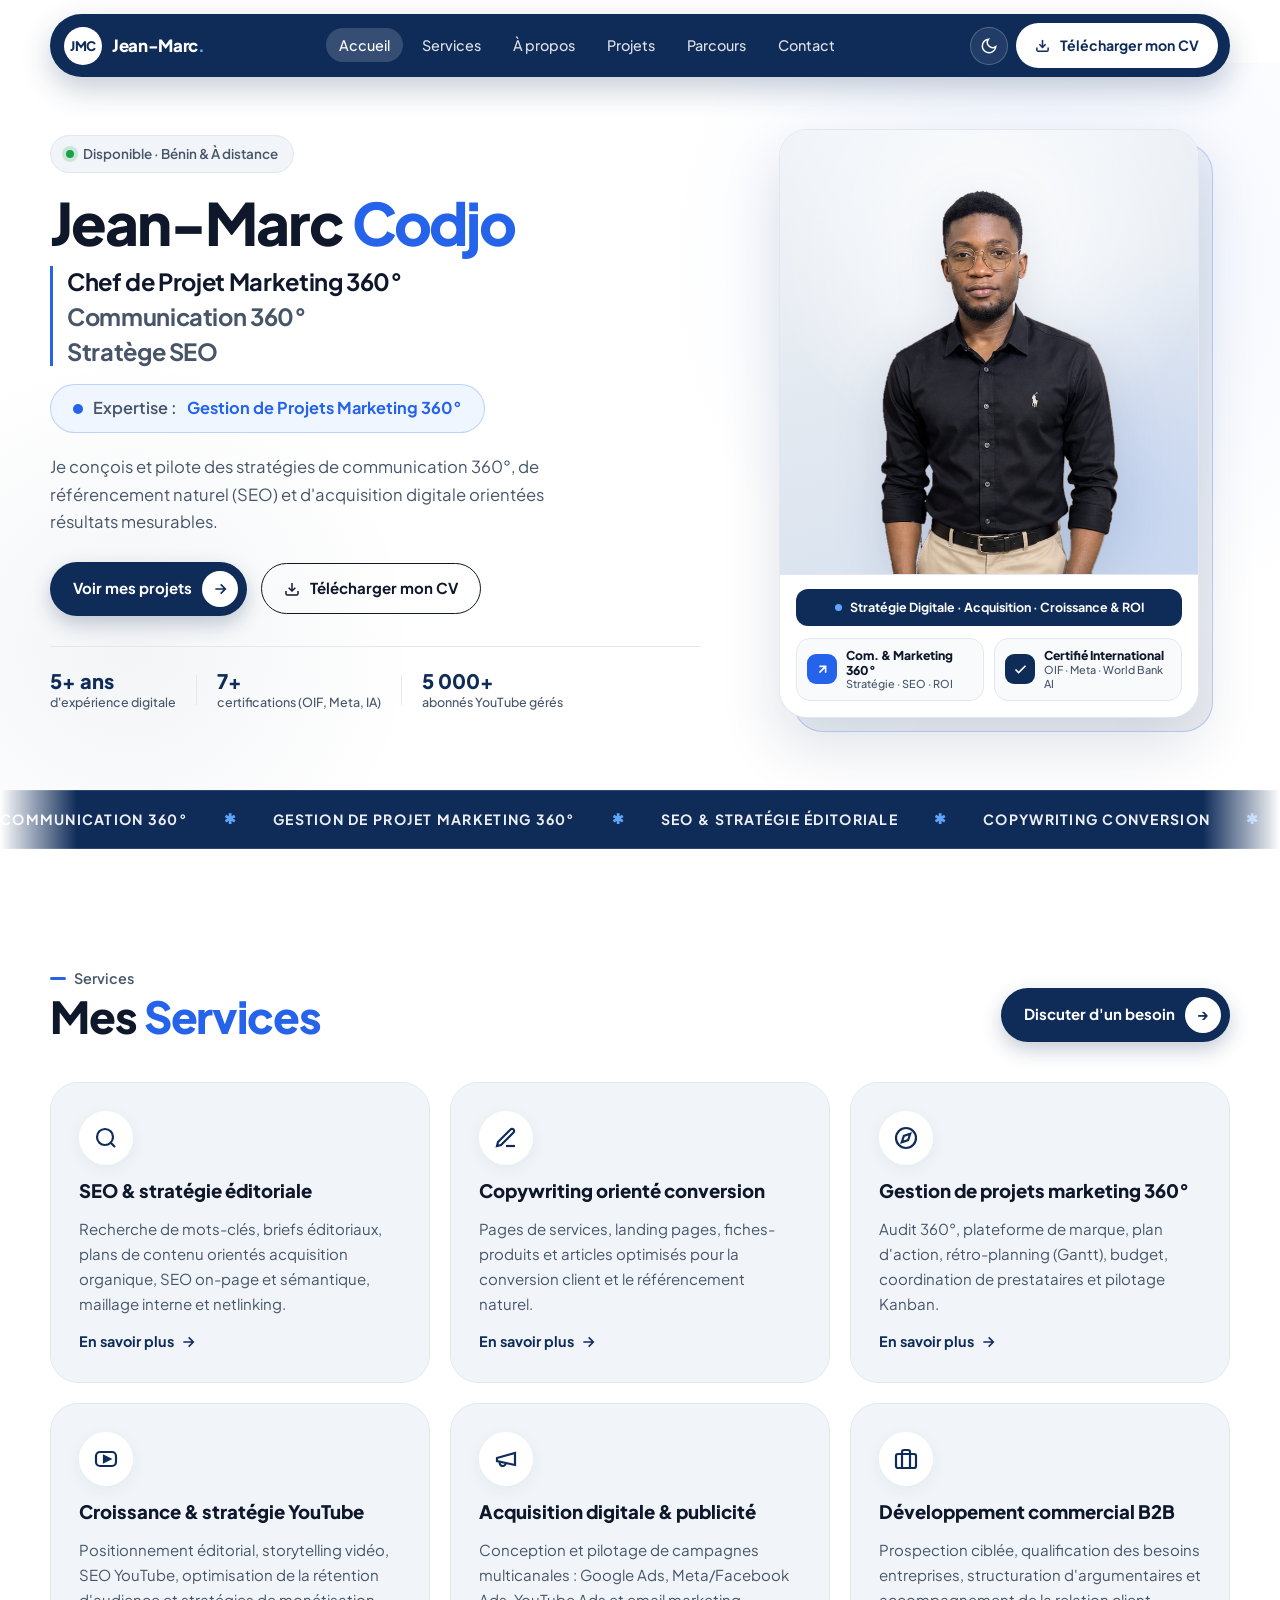
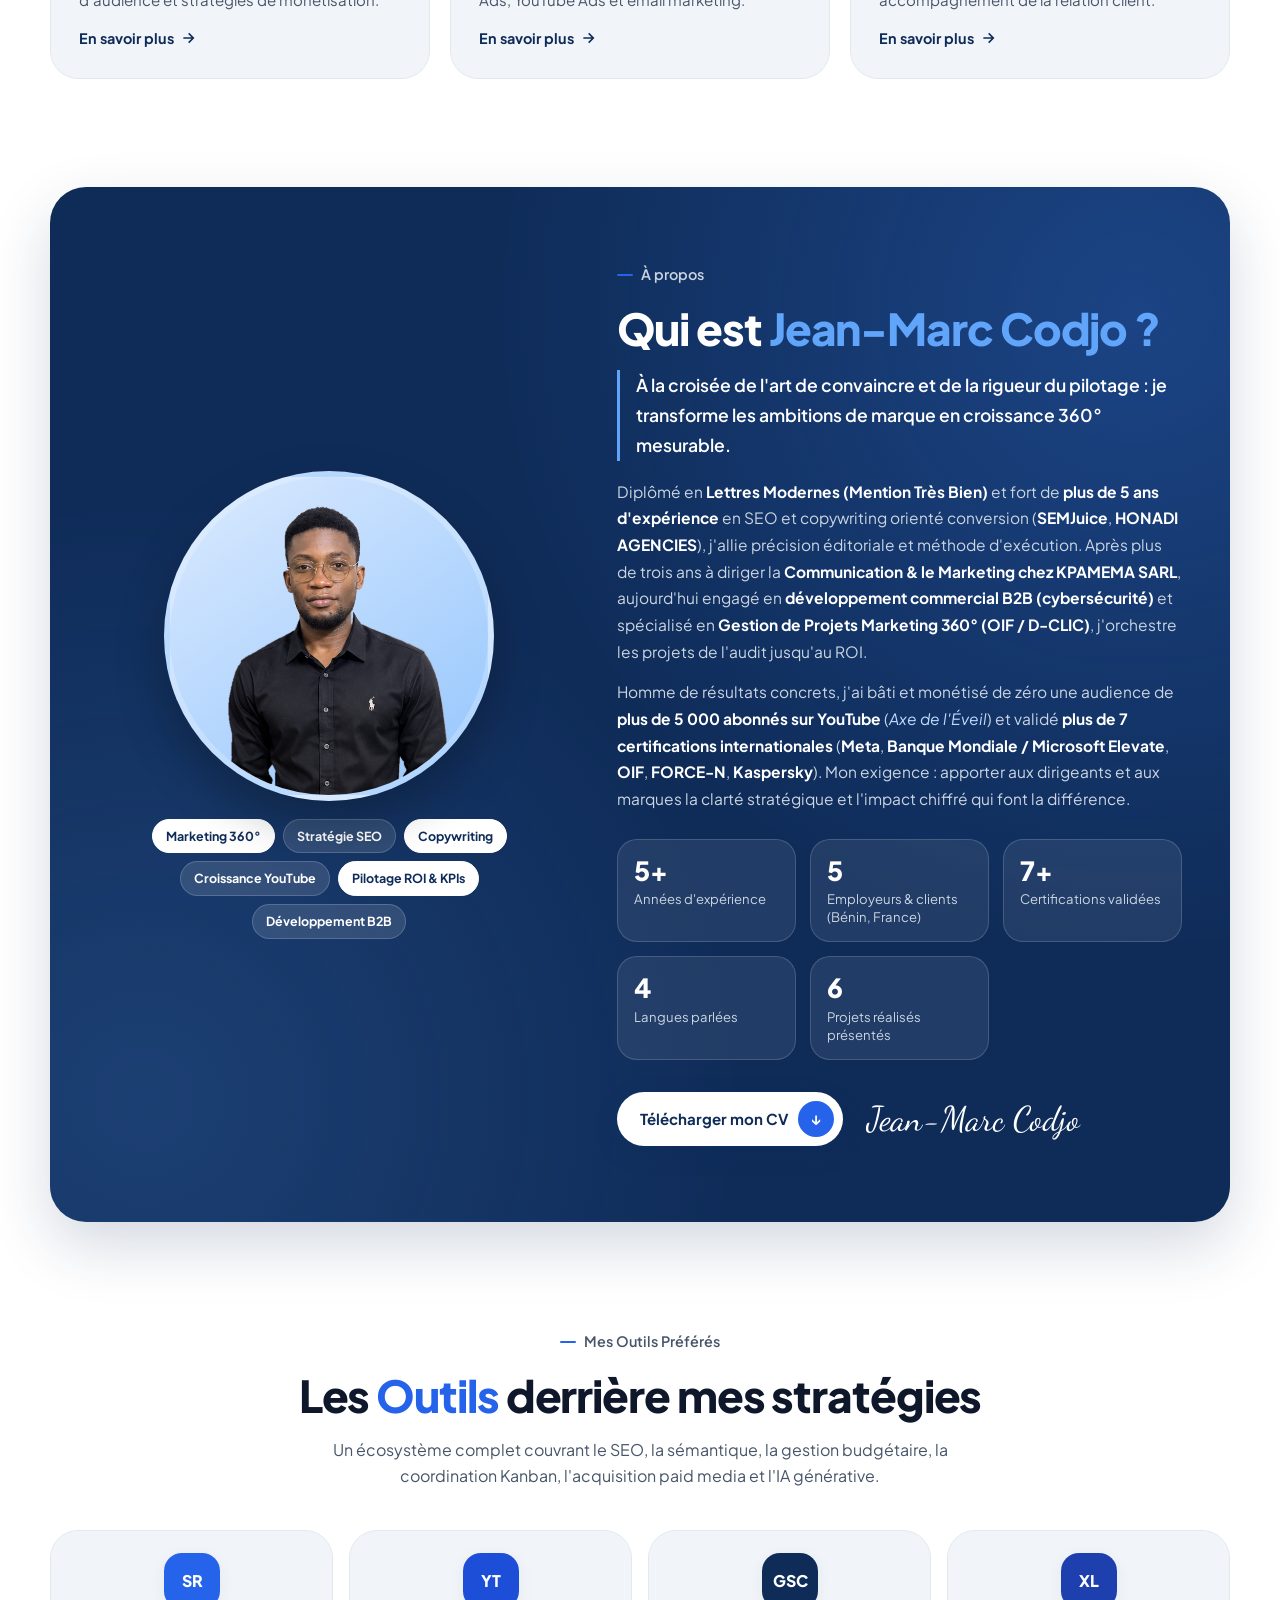
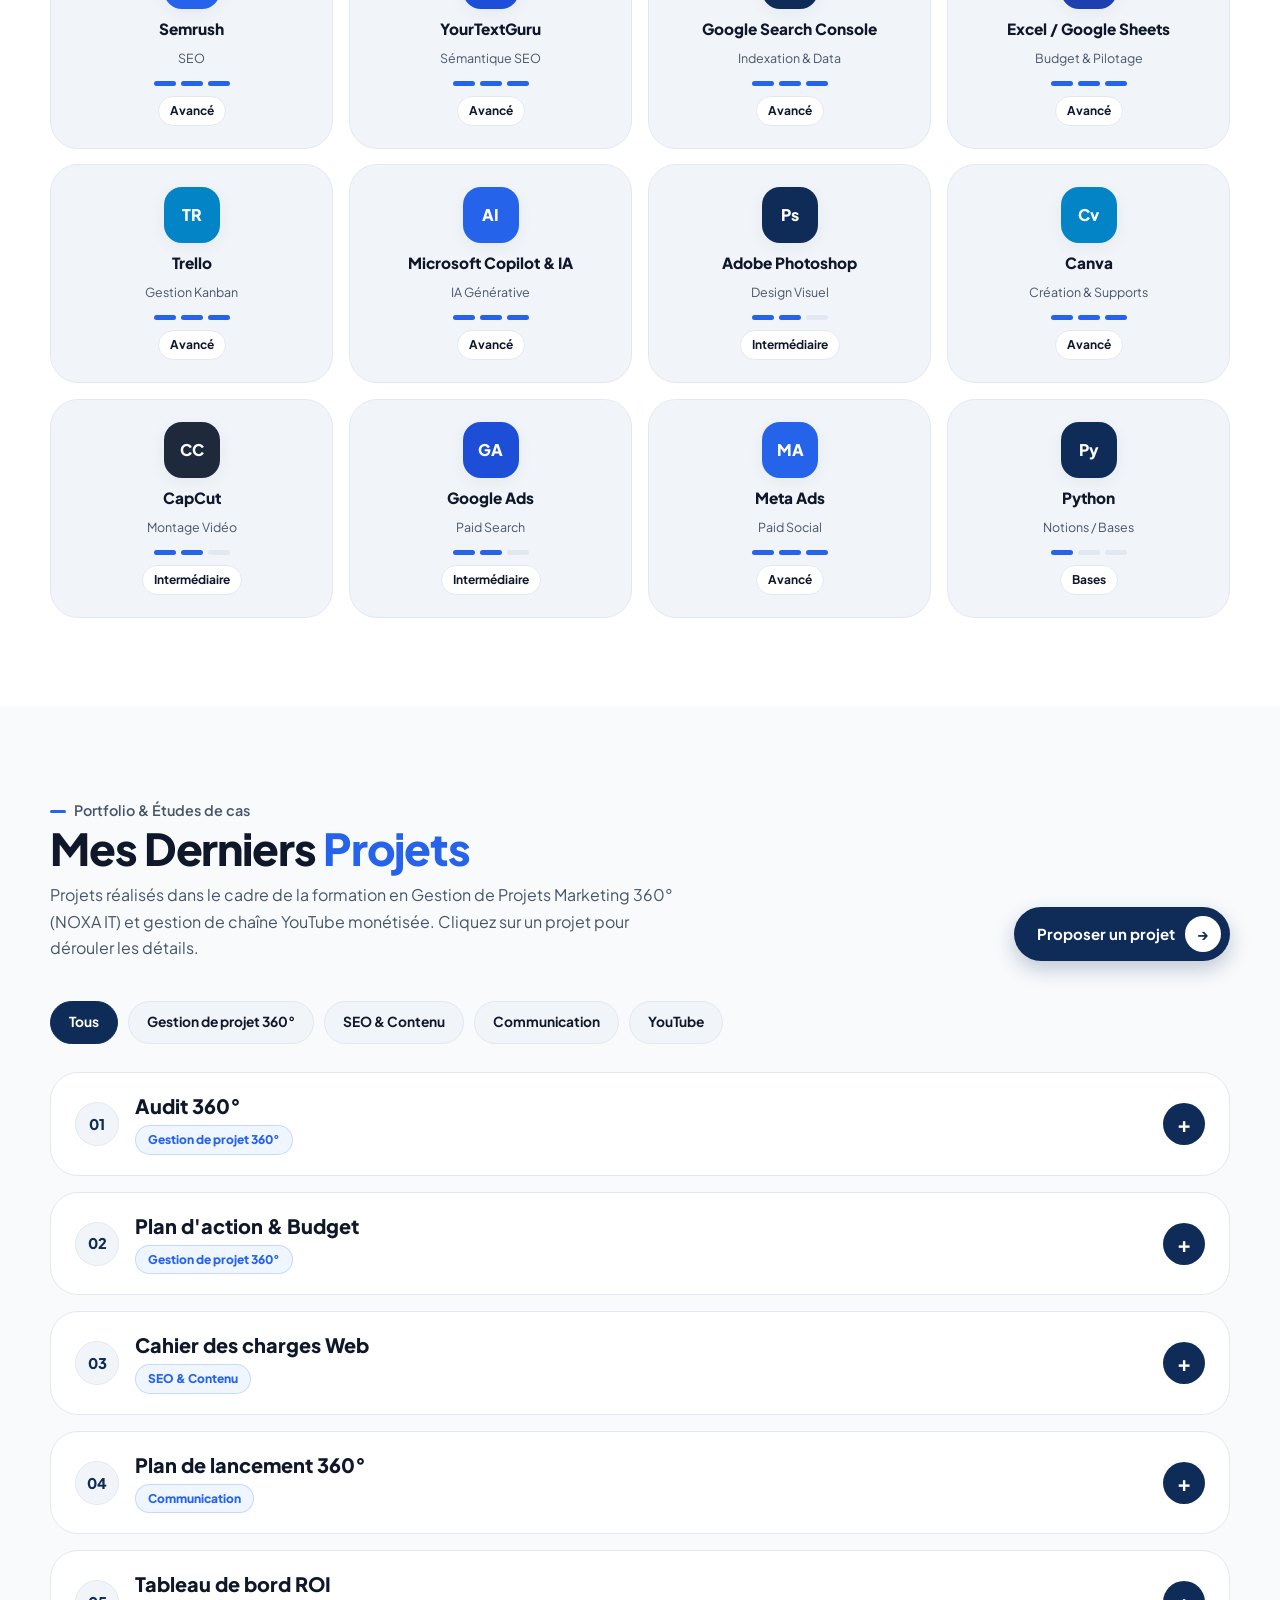
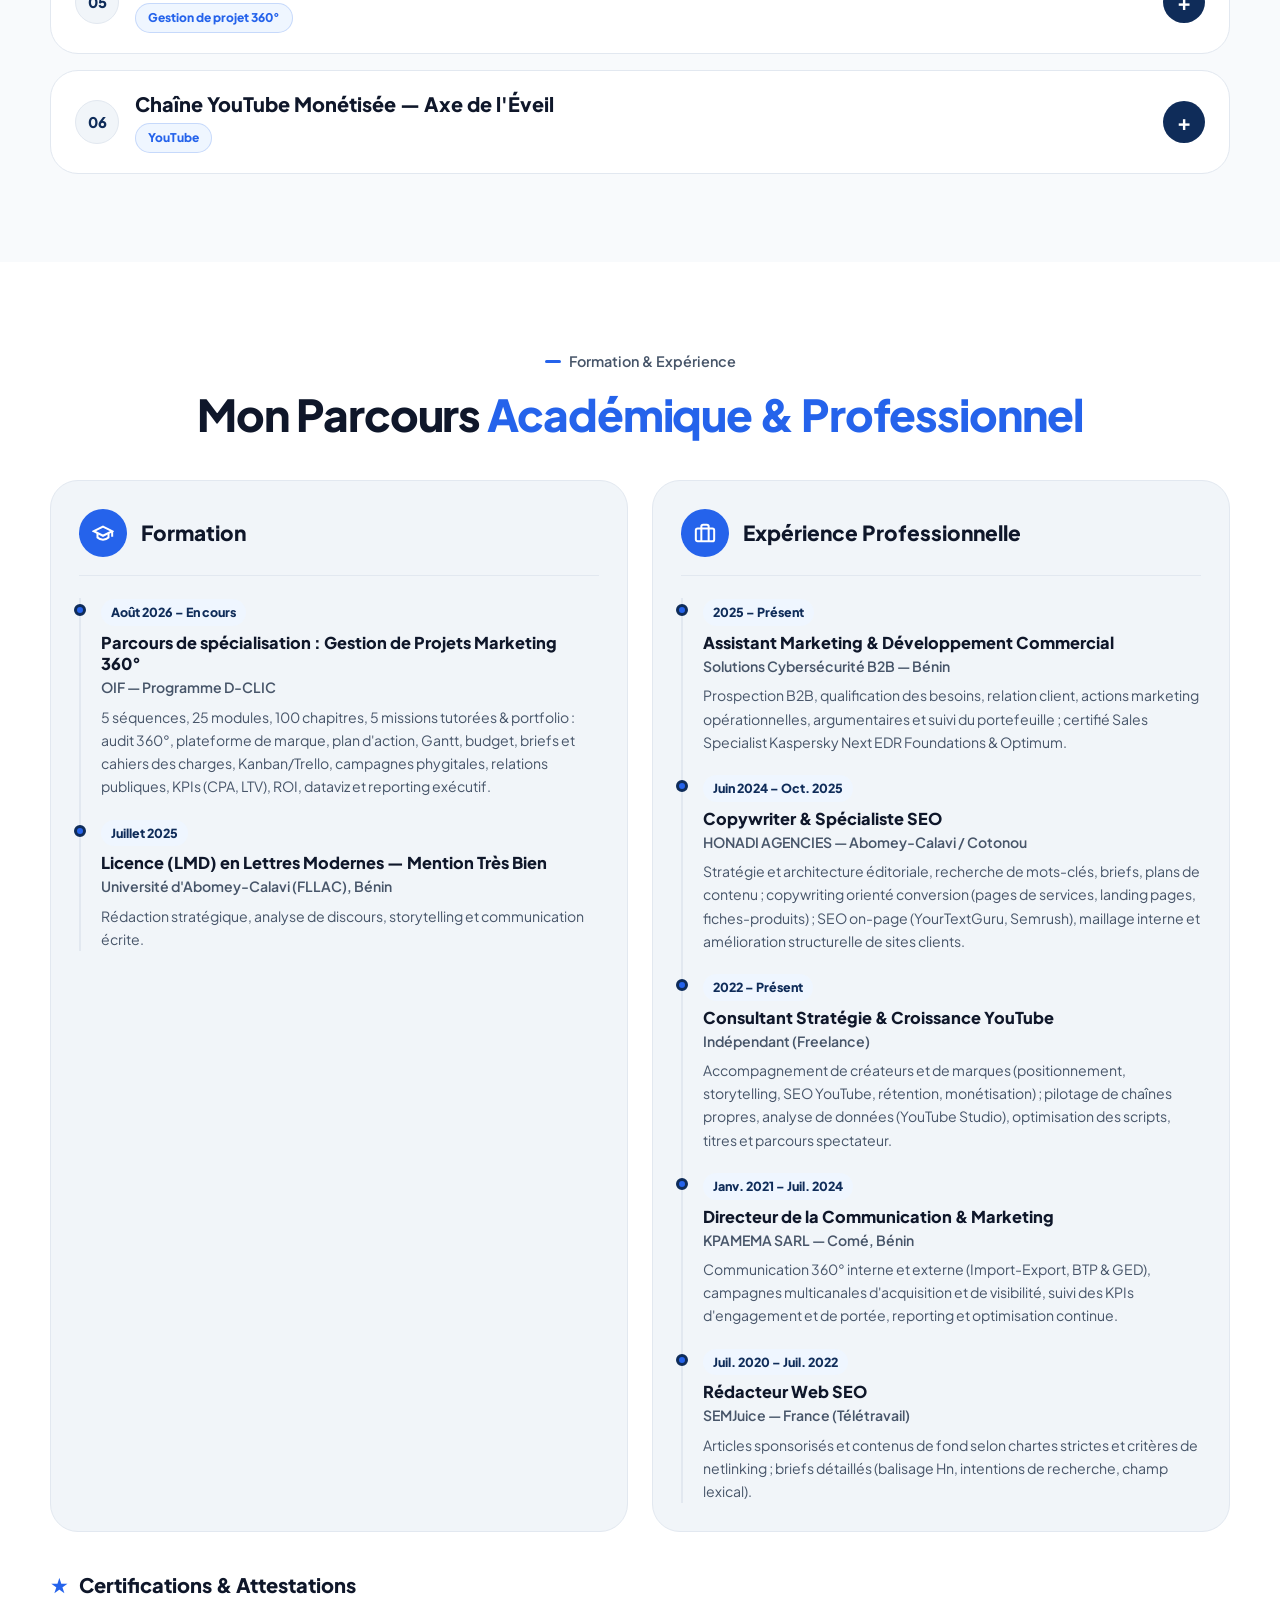
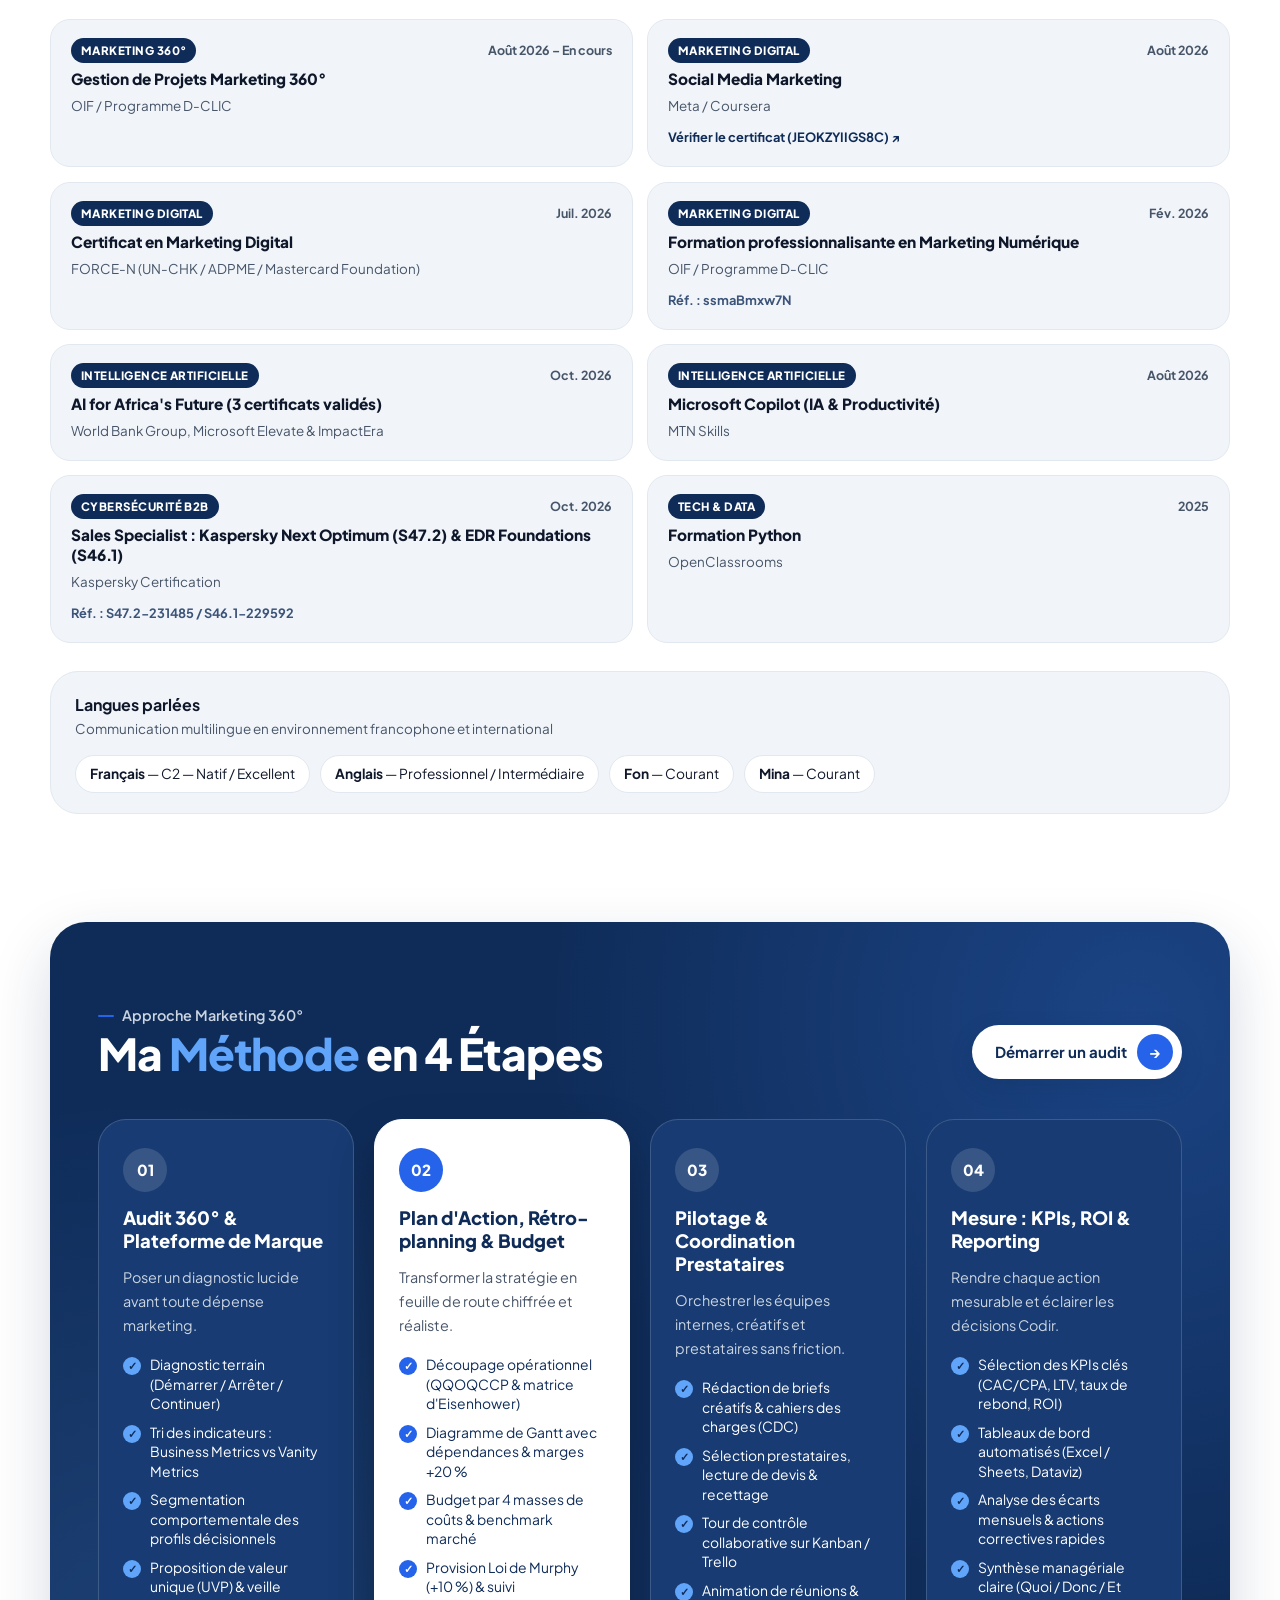
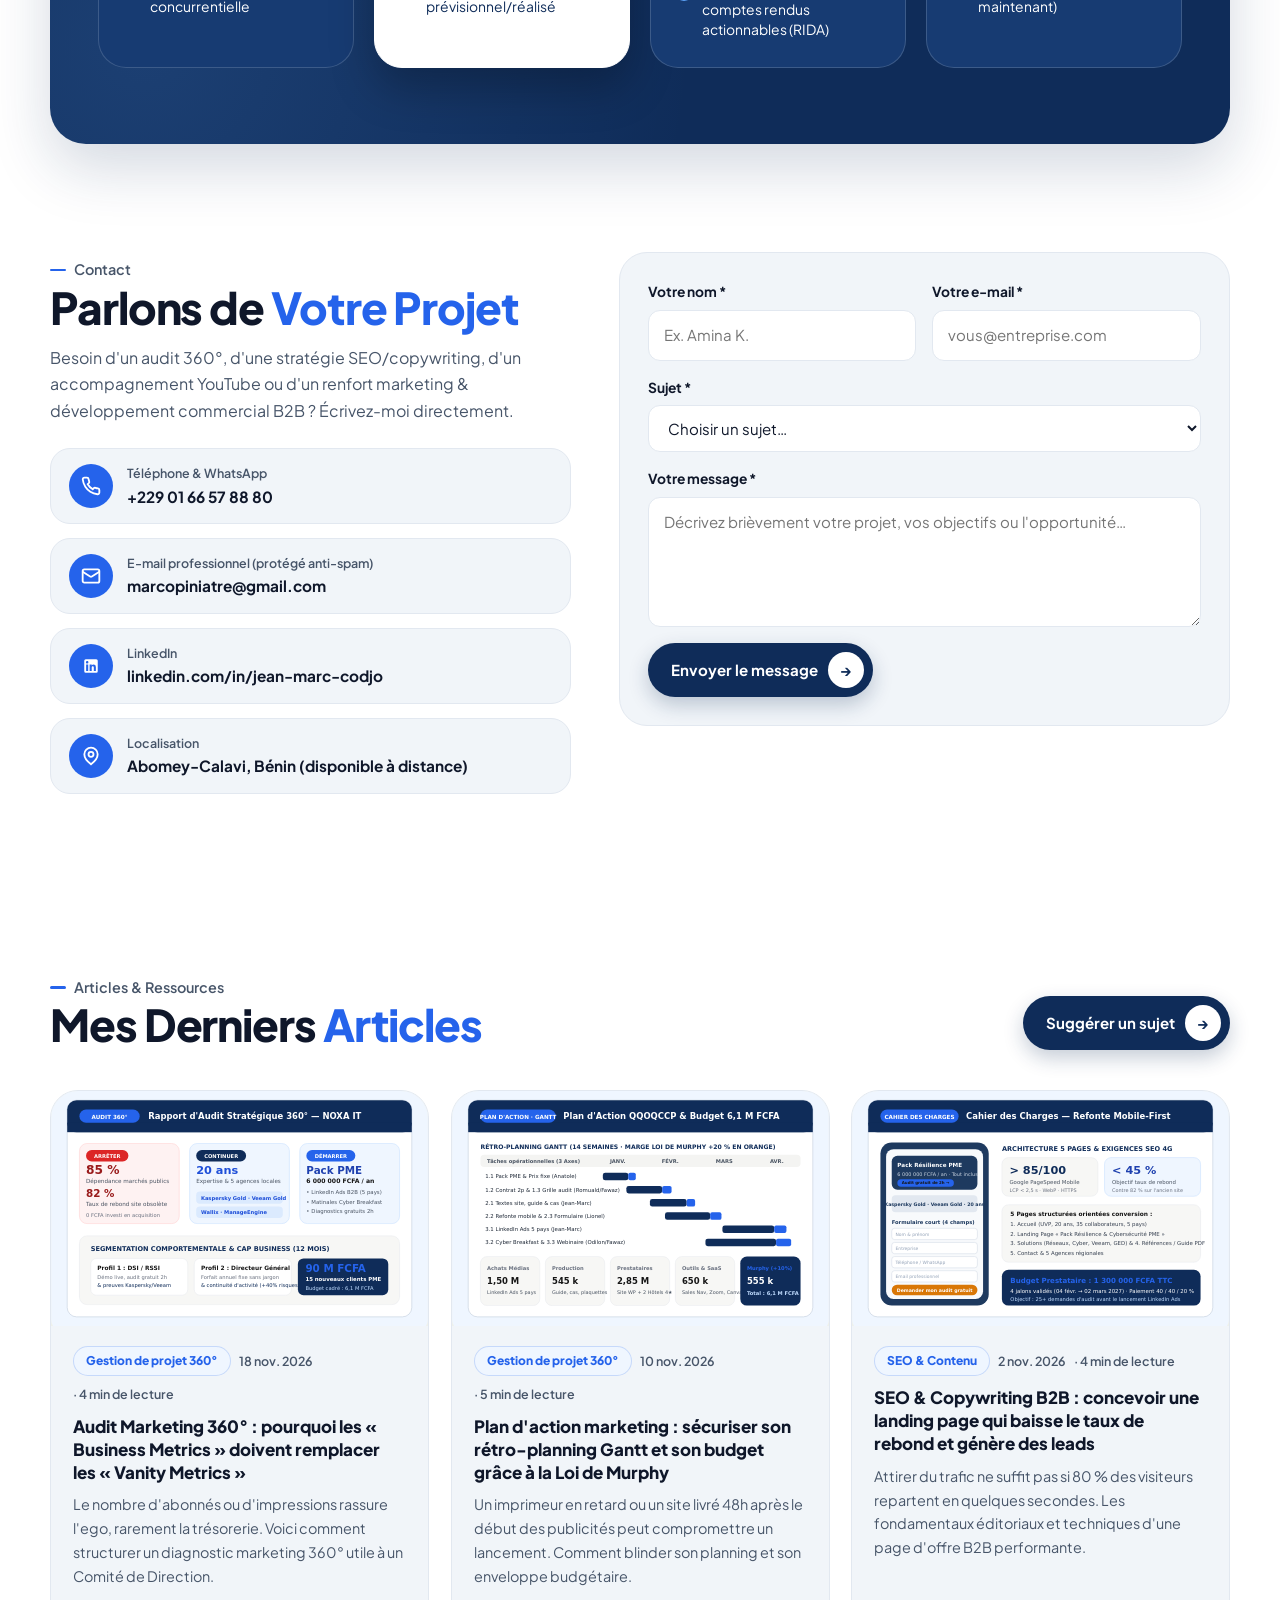
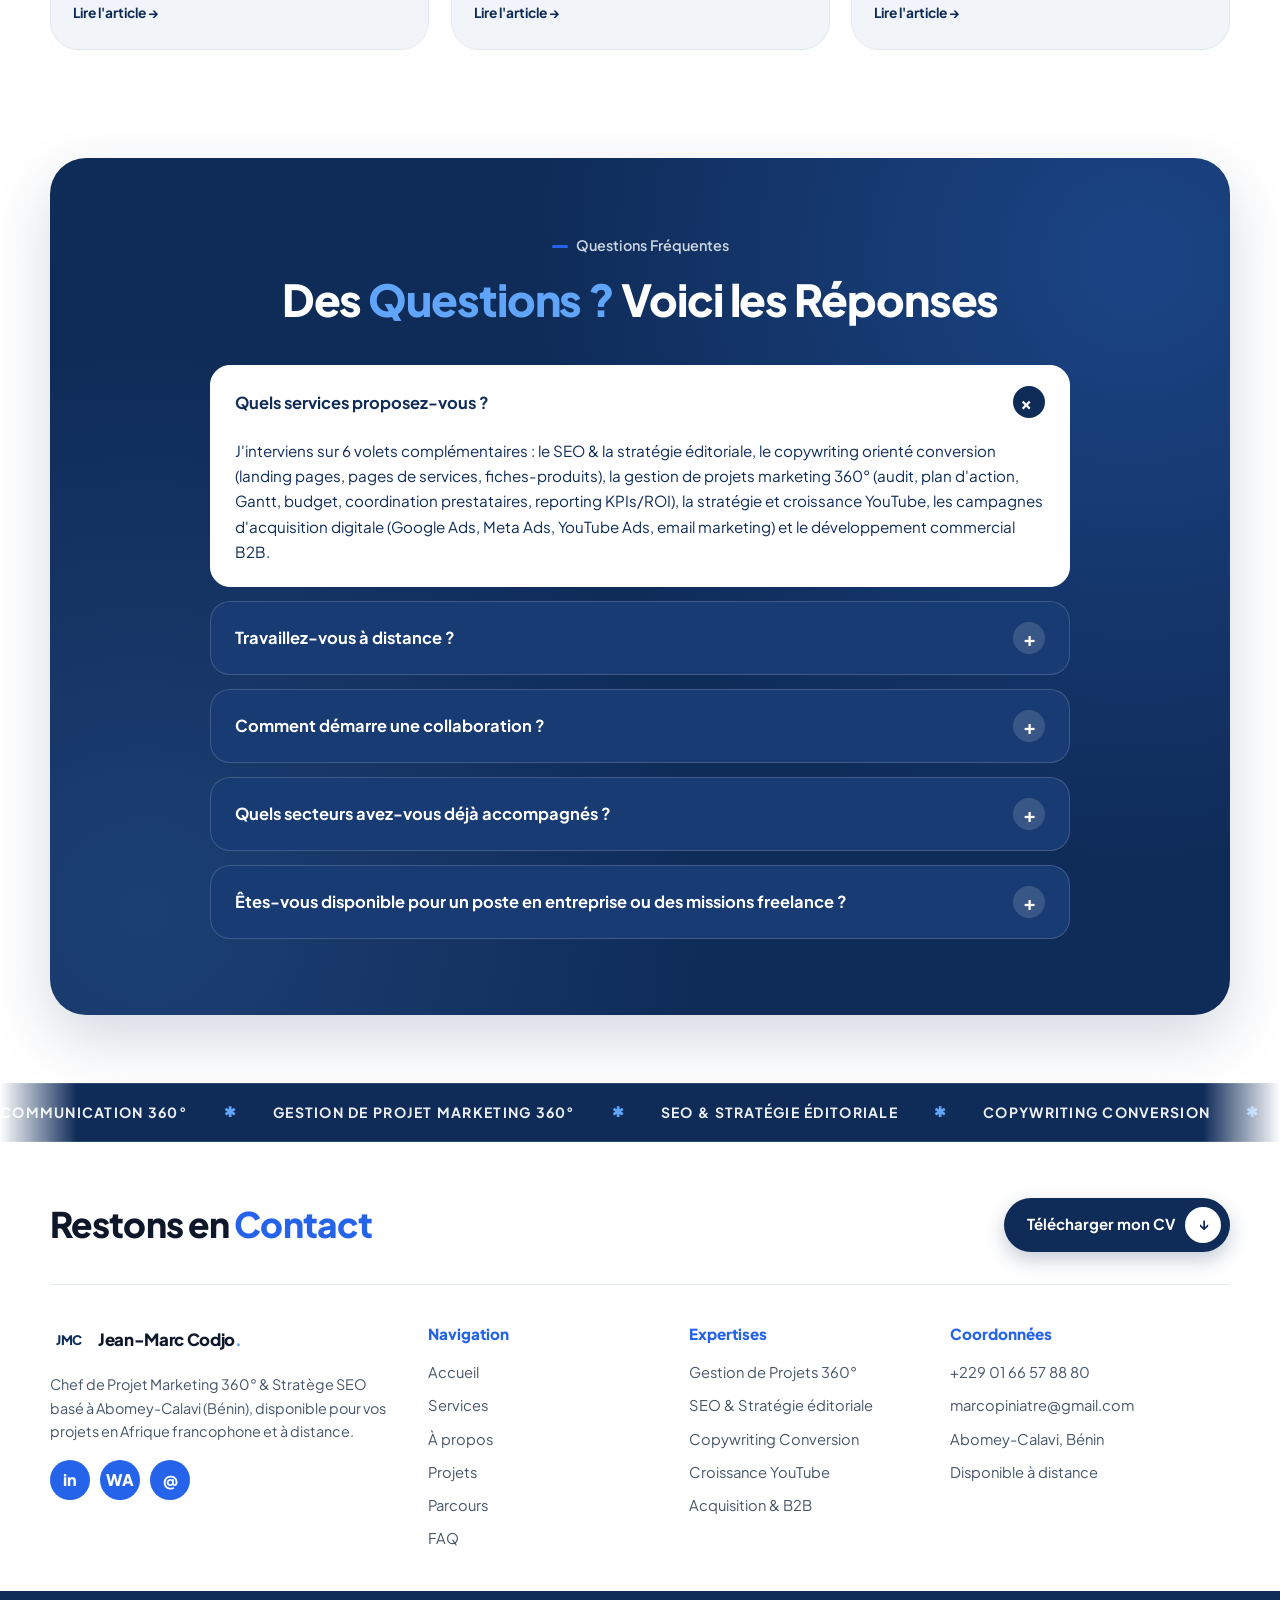
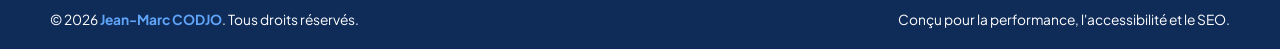
<file: index.html>
<!DOCTYPE html>
<html lang="fr">
<head>
  <meta charset="UTF-8">
  <meta name="viewport" content="width=device-width, initial-scale=1.0">
  <title>Jean-Marc CODJO — Chef de Projet Marketing &amp; Communication 360° · Stratège SEO</title>
  <meta name="description" content="Portfolio de Jean-Marc CODJO — Chef de Projet Marketing 360°, Communication 360° et Stratège SEO basé au Bénin (disponible à distance). Audit 360°, Gantt, budget, croissance YouTube et études de cas réelles.">
  <meta name="author" content="Jean-Marc CODJO">
  <meta name="robots" content="index, follow">
  <meta name="theme-color" content="#0F2C59">
  <link rel="canonical" href="https://portfolio-jean-marc-codjo.vercel.app/">

  <!-- Open Graph & Twitter (LinkedIn / WhatsApp / X) -->
  <meta property="og:type" content="website">
  <meta property="og:site_name" content="Jean-Marc CODJO — Portfolio">
  <meta property="og:locale" content="fr_FR">
  <meta property="og:url" content="https://portfolio-jean-marc-codjo.vercel.app/">
  <meta property="og:title" content="Jean-Marc CODJO — Chef de Projet Marketing &amp; Communication 360° · Stratège SEO">
  <meta property="og:description" content="Je conçois et pilote des stratégies de communication 360°, de référencement naturel (SEO) et d'acquisition digitale orientées résultats mesurables. Découvrez mes projets et mon CV.">
  <meta name="image" property="og:image" content="https://portfolio-jean-marc-codjo.vercel.app/public/images/og-cover.png">
  <meta property="og:image:secure_url" content="https://portfolio-jean-marc-codjo.vercel.app/public/images/og-cover.png">
  <meta property="og:image:type" content="image/png">
  <meta property="og:image:width" content="1200">
  <meta property="og:image:height" content="630">
  <meta property="og:image:alt" content="Portfolio de Jean-Marc CODJO — Chef de Projet Marketing 360°, Communication 360° et Stratège SEO">
  <meta name="twitter:card" content="summary_large_image">
  <meta name="twitter:title" content="Jean-Marc CODJO — Chef de Projet Marketing &amp; Communication 360° · Stratège SEO">
  <meta name="twitter:description" content="Stratégie éditoriale, SEO, copywriting orienté conversion, gestion de projets marketing 360° et croissance YouTube.">
  <meta name="twitter:image" content="https://portfolio-jean-marc-codjo.vercel.app/public/images/og-cover.png">

  <link rel="icon" type="image/svg+xml" href="public/images/favicon.svg">
  <link rel="preconnect" href="https://fonts.googleapis.com">
  <link rel="preconnect" href="https://fonts.gstatic.com" crossorigin>
  <link href="https://fonts.googleapis.com/css2?family=Dancing+Script:wght@700&family=Plus+Jakarta+Sans:wght@400;500;600;700;800&display=swap" rel="stylesheet">

  <link rel="stylesheet" href="css/tokens.css">
  <link rel="stylesheet" href="css/style.css">

  <!-- Données structurées Schema.org (Person + WebSite) -->
  <script type="application/ld+json">
  {
    "@context": "https://schema.org",
    "@graph": [
      {
        "@type": "Person",
        "name": "Jean-Marc CODJO",
        "jobTitle": "Chef de Projet Marketing 360° & Stratège SEO",
        "description": "Professionnel du marketing digital, de la communication 360°, du SEO, du copywriting orienté conversion et du développement commercial B2B.",
        "address": {
          "@type": "PostalAddress",
          "addressLocality": "Abomey-Calavi",
          "addressCountry": "BJ"
        },
        "sameAs": [
          "https://www.linkedin.com/in/jean-marc-codjo"
        ],
        "knowsLanguage": ["fr", "en", "fon", "gej"],
        "alumniOf": [
          {
            "@type": "CollegeOrUniversity",
            "name": "Université d'Abomey-Calavi (FLLAC)"
          },
          {
            "@type": "Organization",
            "name": "Organisation Internationale de la Francophonie (OIF) — Programme D-CLIC"
          }
        ]
      },
      {
        "@type": "WebSite",
        "name": "Portfolio Jean-Marc CODJO",
        "inLanguage": "fr-FR",
        "description": "Portfolio professionnel de Jean-Marc CODJO — Chef de Projet Marketing 360° et Stratège SEO."
      }
    ]
  }
  </script>
</head>
<body>
  <div class="scroll-progress" id="scroll-progress" aria-hidden="true"></div>
  <a href="#main-content" class="skip-link">Aller au contenu principal</a>

  <!-- 1. NAVBAR FLOTTANTE EN PILULE VERTE -->
  <header class="site-header" id="site-header">
    <nav class="navbar" aria-label="Navigation principale">
      <a href="#accueil" class="brand" aria-label="Accueil Jean-Marc Codjo">
        <span class="brand-mark" aria-hidden="true">JMC</span>
        <span>Jean-Marc<span class="brand-dot">.</span></span>
      </a>

      <ul class="nav-links" id="nav-links">
        <li><a href="#accueil" class="active">Accueil</a></li>
        <li><a href="#services">Services</a></li>
        <li><a href="#apropos">À propos</a></li>
        <li><a href="#projets">Projets</a></li>
        <li><a href="#parcours">Parcours</a></li>
        <li><a href="#contact">Contact</a></li>
      </ul>

      <div class="nav-actions">
        <button type="button" class="theme-toggle" id="theme-toggle" aria-label="Basculer le thème clair / sombre" title="Changer de thème">
          <svg width="18" height="18" viewBox="0 0 24 24" fill="none" stroke="currentColor" stroke-width="2" aria-hidden="true"><path d="M21 12.79A9 9 0 1 1 11.21 3 7 7 0 0 0 21 12.79z"/></svg>
        </button>

        <a href="public/cv/CV-Jean-Marc-CODJO.pdf?v=9" download="CV-Jean-Marc-CODJO.pdf" class="btn-pill btn-pill-white btn-cv nav-cv-desktop" data-cv-source="navbar">
          <svg width="15" height="15" viewBox="0 0 24 24" fill="none" stroke="currentColor" stroke-width="2.4" aria-hidden="true"><path d="M21 15v4a2 2 0 0 1-2 2H5a2 2 0 0 1-2-2v-4"/><polyline points="7 10 12 15 17 10"/><line x1="12" y1="15" x2="12" y2="3"/></svg>
          <span class="cv-btn-label">Télécharger mon CV</span>
        </a>

        <button type="button" class="burger-btn" id="burger-btn" aria-label="Ouvrir le menu" aria-expanded="false" aria-controls="mobile-menu">
          <svg width="20" height="20" viewBox="0 0 24 24" fill="none" stroke="currentColor" stroke-width="2.2" aria-hidden="true"><line x1="3" y1="6" x2="21" y2="6"/><line x1="3" y1="12" x2="21" y2="12"/><line x1="3" y1="18" x2="21" y2="18"/></svg>
        </button>
      </div>
    </nav>
  </header>

  <!-- Menu mobile -->
  <div class="mobile-menu" id="mobile-menu" aria-hidden="true">
    <div class="mobile-menu-panel" role="dialog" aria-modal="true" aria-label="Menu mobile">
      <div class="mobile-menu-head">
        <span class="brand">
          <span class="brand-mark">JMC</span>
          <span>Jean-Marc<span class="brand-dot">.</span></span>
        </span>
        <button type="button" class="burger-btn" id="close-menu-btn" aria-label="Fermer le menu">✕</button>
      </div>
      <ul class="mobile-nav-list">
        <li><a href="#accueil">Accueil</a></li>
        <li><a href="#services">Services</a></li>
        <li><a href="#apropos">À propos</a></li>
        <li><a href="#projets">Projets</a></li>
        <li><a href="#parcours">Parcours</a></li>
        <li><a href="#methode">Ma méthode</a></li>
        <li><a href="#contact">Contact</a></li>
      </ul>
      <a href="public/cv/CV-Jean-Marc-CODJO.pdf?v=9" download="CV-Jean-Marc-CODJO.pdf" class="btn-pill btn-pill-amber btn-cv" style="width:100%" data-cv-source="mobile-menu">
        <span class="cv-btn-label">Télécharger mon CV (PDF)</span>
        <span class="btn-circle" aria-hidden="true">↓</span>
      </a>
    </div>
  </div>

  <main id="main-content">

    <!-- 2. HERO EXECUTIVE -->
    <section class="hero" id="accueil">
      <div class="container hero-grid">
        <div class="hero-copy reveal">
          <div class="hero-eyebrow">
            <span class="status-dot" aria-hidden="true"></span>
            <span>Disponible · Bénin &amp; À distance</span>
          </div>

          <h1 class="hero-title">
            Jean-Marc <span class="hero-name">Codjo</span>
            <span class="hero-role-stack">
              <span>Chef de Projet Marketing 360°</span>
              <span>Communication 360°</span>
              <span>Stratège SEO</span>
            </span>
          </h1>

          <div class="hero-ticker-wrap" aria-live="polite">
            <span class="hero-ticker-dot" aria-hidden="true"></span>
            <span class="hero-ticker-prefix">Expertise :</span>
            <span class="hero-ticker-word" id="hero-ticker-word">Marketing &amp; Communication 360°</span>
          </div>

          <p class="hero-subtitle">
            Je conçois et pilote des stratégies de communication 360°, de référencement naturel (SEO) et d'acquisition digitale orientées résultats mesurables.
          </p>

          <div class="hero-cta">
            <a href="#projets" class="btn-pill btn-pill-green">
              <span>Voir mes projets</span>
              <span class="btn-circle" aria-hidden="true">
                <svg width="16" height="16" viewBox="0 0 24 24" fill="none" stroke="currentColor" stroke-width="2.5"><path d="M5 12h14M13 5l7 7-7 7"/></svg>
              </span>
            </a>

            <a href="public/cv/CV-Jean-Marc-CODJO.pdf?v=9" download="CV-Jean-Marc-CODJO.pdf" class="btn-pill btn-pill-outline btn-cv" data-cv-source="hero">
              <svg width="16" height="16" viewBox="0 0 24 24" fill="none" stroke="currentColor" stroke-width="2.2" aria-hidden="true"><path d="M21 15v4a2 2 0 0 1-2 2H5a2 2 0 0 1-2-2v-4"/><polyline points="7 10 12 15 17 10"/><line x1="12" y1="15" x2="12" y2="3"/></svg>
              <span class="cv-btn-label">Télécharger mon CV</span>
            </a>
          </div>

          <div class="hero-proof-bar">
            <div class="hero-proof-item">
              <strong>5+ ans</strong>
              <span>d'expérience digitale</span>
            </div>
            <div class="hero-proof-sep" aria-hidden="true"></div>
            <div class="hero-proof-item">
              <strong>7+</strong>
              <span>certifications (OIF, Meta, IA)</span>
            </div>
            <div class="hero-proof-sep" aria-hidden="true"></div>
            <div class="hero-proof-item">
              <strong>5 000+</strong>
              <span>abonnés YouTube gérés</span>
            </div>
          </div>
        </div>

        <div class="hero-visual reveal">
          <div class="hero-portrait-stage">
            <div class="hero-stage-accent" aria-hidden="true"></div>
            <div class="hero-portrait-card">
              <div class="hero-portrait-frame">
                <div class="hero-studio-glow" aria-hidden="true"></div>
                <img
                  src="public/images/portrait-cutout.png"
                  alt="Portrait professionnel de Jean-Marc CODJO, Chef de Projet Marketing & Communication 360° et Stratège SEO"
                  class="hero-portrait"
                  width="620"
                  height="775"
                  fetchpriority="high"
                >
              </div>
              <div class="hero-card-footer">
                <div class="hero-card-caption-bar">
                  <span class="caption-dot" aria-hidden="true"></span>
                  <span>Stratégie Digitale · Acquisition · Croissance &amp; ROI</span>
                </div>
                <div class="hero-card-badges">
                  <div class="hero-sub-badge">
                    <div class="glass-kpi-icon" aria-hidden="true">
                      <svg width="15" height="15" viewBox="0 0 24 24" fill="none" stroke="currentColor" stroke-width="2.5"><path d="M7 17 17 7M7 7h10v10"/></svg>
                    </div>
                    <div>
                      <strong>Com. &amp; Marketing 360°</strong>
                      <span>Stratégie · SEO · ROI</span>
                    </div>
                  </div>
                  <div class="hero-sub-badge">
                    <div class="glass-kpi-icon navy" aria-hidden="true">
                      <svg width="15" height="15" viewBox="0 0 24 24" fill="none" stroke="currentColor" stroke-width="2.6"><polyline points="20 6 9 17 4 12"/></svg>
                    </div>
                    <div>
                      <strong>Certifié International</strong>
                      <span>OIF · Meta · World Bank AI</span>
                    </div>
                  </div>
                </div>
              </div>
            </div>
          </div>
        </div>
      </div>
    </section>

    <!-- 3. BANDEAU DÉFILANT HORIZONTAL ÉPURÉ (DROIT & CORPORATE) -->
    <div class="marquee-band" aria-label="Domaines clés">
      <div class="marquee-track" id="marquee-top"></div>
    </div>

    <!-- 4. SERVICES -->
    <section class="section" id="services">
      <div class="container">
        <div class="section-head split reveal">
          <div>
            <span class="section-label">Services</span>
            <h2 class="section-title">Mes <span class="highlight">Services</span></h2>
          </div>
          <a href="#contact" class="btn-pill btn-pill-green">
            <span>Discuter d'un besoin</span>
            <span class="btn-circle" aria-hidden="true">→</span>
          </a>
        </div>

        <div class="services-grid" id="services-grid"></div>
      </div>
    </section>

    <!-- 5. À PROPOS (GRANDE SECTION VERTE ARRONDIE) -->
    <section class="section-green-wrap" id="apropos">
      <div class="container">
        <div class="section-green">
          <div class="about-grid">
            <div class="about-visual reveal">
              <div class="about-circle-frame">
                <img
                  src="public/images/portrait-cutout.png"
                  alt="Jean-Marc CODJO — Portrait professionnel"
                  loading="lazy"
                  width="620"
                  height="775"
                >
              </div>
              <div class="about-pills" id="about-pills"></div>
            </div>

            <div class="about-text reveal">
              <span class="section-label">À propos</span>
              <h2 class="section-title">Qui est <span class="highlight">Jean-Marc Codjo ?</span></h2>
              <div id="about-paragraphs"></div>
              <div class="stats-grid" id="about-stats"></div>
              <div class="about-footer">
                <a href="public/cv/CV-Jean-Marc-CODJO.pdf?v=9" download="CV-Jean-Marc-CODJO.pdf" class="btn-pill btn-pill-amber btn-cv" data-cv-source="about">
                  <span class="cv-btn-label">Télécharger mon CV</span>
                  <span class="btn-circle" aria-hidden="true">↓</span>
                </a>
                <span class="signature" aria-label="Signature Jean-Marc Codjo">Jean-Marc Codjo</span>
              </div>
            </div>
          </div>
        </div>
      </div>
    </section>

    <!-- 6. OUTILS -->
    <section class="section" id="outils">
      <div class="container">
        <div class="section-head centered reveal">
          <span class="section-label">Mes Outils Préférés</span>
          <h2 class="section-title">Les <span class="highlight">Outils</span> derrière mes stratégies</h2>
          <p class="section-subtitle">
            Un écosystème complet couvrant le SEO, la sémantique, la gestion budgétaire, la coordination Kanban, l'acquisition paid media et l'IA générative.
          </p>
        </div>

        <div class="tools-grid" id="tools-grid"></div>
      </div>
    </section>

    <!-- 7. PROJETS / ÉTUDES DE CAS -->
    <section class="section" id="projets" style="background: var(--bg-soft);">
      <div class="container">
        <div class="section-head split reveal">
          <div>
            <span class="section-label">Portfolio &amp; Études de cas</span>
            <h2 class="section-title">Mes Derniers <span class="highlight">Projets</span></h2>
            <p class="section-subtitle" style="margin-top:8px;">
              Projets réalisés dans le cadre de la formation en Gestion de Projets Marketing 360° (NOXA IT) et gestion de chaîne YouTube monétisée. Cliquez sur un projet pour dérouler les détails.
            </p>
          </div>
          <a href="#contact" class="btn-pill btn-pill-green">
            <span>Proposer un projet</span>
            <span class="btn-circle" aria-hidden="true">→</span>
          </a>
        </div>

        <div class="filter-bar reveal" id="project-filters" role="tablist" aria-label="Filtrer les projets par catégorie"></div>
        <div class="projects-grid" id="projects-grid"></div>
      </div>
    </section>

    <!-- 8. PARCOURS ACADÉMIQUE & PROFESSIONNEL + CERTIFICATIONS + LANGUES -->
    <section class="section" id="parcours">
      <div class="container">
        <div class="section-head centered reveal">
          <span class="section-label">Formation &amp; Expérience</span>
          <h2 class="section-title">Mon Parcours <span class="highlight">Académique &amp; Professionnel</span></h2>
        </div>

        <div class="journey-grid">
          <article class="journey-card reveal">
            <div class="journey-head">
              <span class="journey-icon" aria-hidden="true">
                <svg width="22" height="22" viewBox="0 0 24 24" fill="none" stroke="currentColor" stroke-width="2.2"><path d="M22 10v6M2 10l10-5 10 5-10 5z"/><path d="M6 12v5c3 3 9 3 12 0v-5"/></svg>
              </span>
              <h3>Formation</h3>
            </div>
            <div class="timeline" id="education-timeline"></div>
          </article>

          <article class="journey-card reveal">
            <div class="journey-head">
              <span class="journey-icon" aria-hidden="true">
                <svg width="22" height="22" viewBox="0 0 24 24" fill="none" stroke="currentColor" stroke-width="2.2"><rect x="2" y="7" width="20" height="14" rx="2"/><path d="M16 21V5a2 2 0 0 0-2-2h-4a2 2 0 0 0-2 2v16"/></svg>
              </span>
              <h3>Expérience Professionnelle</h3>
            </div>
            <div class="timeline" id="experience-timeline"></div>
          </article>
        </div>

        <div class="certs-wrapper reveal">
          <h3 class="sub-heading">
            <span class="highlight">★</span> Certifications &amp; Attestations
          </h3>
          <div class="certs-grid" id="certs-grid"></div>

          <div class="langs-strip">
            <div>
              <strong>Langues parlées</strong>
              <p style="font-size:0.84rem;color:var(--text-secondary);">Communication multilingue en environnement francophone et international</p>
            </div>
            <div class="langs-list" id="langs-list"></div>
          </div>
        </div>
      </div>
    </section>

    <!-- 9. MA MÉTHODE EN 4 ÉTAPES (GRANDE SECTION VERTE) -->
    <section class="section-green-wrap" id="methode">
      <div class="container">
        <div class="section-green">
          <div class="section-head split reveal">
            <div>
              <span class="section-label">Approche Marketing 360°</span>
              <h2 class="section-title">Ma <span class="highlight">Méthode</span> en 4 Étapes</h2>
            </div>
            <a href="#contact" class="btn-pill btn-pill-amber">
              <span>Démarrer un audit</span>
              <span class="btn-circle" aria-hidden="true">→</span>
            </a>
          </div>

          <div class="method-grid" id="method-grid"></div>
        </div>
      </div>
    </section>

    <!-- 10. CONTACT -->
    <section class="section" id="contact">
      <div class="container">
        <div class="contact-grid">
          <div class="reveal">
            <span class="section-label">Contact</span>
            <h2 class="section-title">Parlons de <span class="highlight">Votre Projet</span></h2>
            <p class="section-subtitle" style="margin-top:12px;">
              Besoin d'un audit 360°, d'une stratégie SEO/copywriting, d'un accompagnement YouTube ou d'un renfort marketing &amp; développement commercial B2B ? Écrivez-moi directement.
            </p>

            <div class="contact-cards">
              <a href="https://wa.me/2290166578880" target="_blank" rel="noopener noreferrer" class="contact-item">
                <span class="contact-icon" aria-hidden="true">
                  <svg width="20" height="20" viewBox="0 0 24 24" fill="none" stroke="currentColor" stroke-width="2.2"><path d="M22 16.92v3a2 2 0 0 1-2.18 2 19.79 19.79 0 0 1-8.63-3.07 19.5 19.5 0 0 1-6-6 19.79 19.79 0 0 1-3.07-8.67A2 2 0 0 1 4.11 2h3a2 2 0 0 1 2 1.72 12.84 12.84 0 0 0 .7 2.81 2 2 0 0 1-.45 2.11L8.09 9.91a16 16 0 0 0 6 6l1.27-1.27a2 2 0 0 1 2.11-.45 12.84 12.84 0 0 0 2.81.7A2 2 0 0 1 22 16.92z"/></svg>
                </span>
                <div>
                  <div class="contact-item-label">Téléphone &amp; WhatsApp</div>
                  <div class="contact-item-value">+229 01 66 57 88 80</div>
                </div>
              </a>

              <a href="#contact-form" class="contact-item" id="email-contact-link">
                <span class="contact-icon" aria-hidden="true">
                  <svg width="20" height="20" viewBox="0 0 24 24" fill="none" stroke="currentColor" stroke-width="2.2"><rect x="2" y="4" width="20" height="16" rx="2"/><path d="m22 7-8.97 5.7a1.94 1.94 0 0 1-2.06 0L2 7"/></svg>
                </span>
                <div>
                  <div class="contact-item-label">E-mail professionnel (protégé anti-spam)</div>
                  <div class="contact-item-value" id="email-contact-value">Chargement…</div>
                </div>
              </a>

              <a href="https://www.linkedin.com/in/jean-marc-codjo" target="_blank" rel="noopener noreferrer" class="contact-item">
                <span class="contact-icon" aria-hidden="true">
                  <svg width="18" height="18" viewBox="0 0 24 24" fill="currentColor"><path d="M19 3a2 2 0 0 1 2 2v14a2 2 0 0 1-2 2H5a2 2 0 0 1-2-2V5a2 2 0 0 1 2-2h14m-.5 15.5v-5.3a3.26 3.26 0 0 0-3.26-3.26c-.85 0-1.84.52-2.28 1.3v-1.11h-2.79v8.37h2.79v-4.93c0-.77.62-1.4 1.39-1.4a1.4 1.4 0 0 1 1.4 1.4v4.93h2.75M6.88 8.56a1.68 1.68 0 0 0 1.68-1.68c0-.93-.75-1.69-1.68-1.69a1.69 1.69 0 0 0-1.69 1.69c0 .93.76 1.68 1.69 1.68m1.39 9.94v-8.37H5.5v8.37h2.77z"/></svg>
                </span>
                <div>
                  <div class="contact-item-label">LinkedIn</div>
                  <div class="contact-item-value">linkedin.com/in/jean-marc-codjo</div>
                </div>
              </a>

              <div class="contact-item">
                <span class="contact-icon" aria-hidden="true">
                  <svg width="20" height="20" viewBox="0 0 24 24" fill="none" stroke="currentColor" stroke-width="2.2"><path d="M20 10c0 6-8 12-8 12s-8-6-8-12a8 8 0 0 1 16 0Z"/><circle cx="12" cy="10" r="3"/></svg>
                </span>
                <div>
                  <div class="contact-item-label">Localisation</div>
                  <div class="contact-item-value">Abomey-Calavi, Bénin (disponible à distance)</div>
                </div>
              </div>
            </div>
          </div>

          <div class="contact-form-card reveal">
            <form id="contact-form" novalidate>
              <!-- Champ honeypot anti-spam -->
              <div class="hp-field" aria-hidden="true">
                <label for="website">Ne pas remplir</label>
                <input type="text" id="website" name="website" tabindex="-1" autocomplete="off">
              </div>

              <div class="form-grid">
                <div class="form-field">
                  <label for="name">Votre nom *</label>
                  <input type="text" id="name" name="name" placeholder="Ex. Amina K." required autocomplete="name">
                </div>

                <div class="form-field">
                  <label for="email">Votre e-mail *</label>
                  <input type="email" id="email" name="email" placeholder="vous@entreprise.com" required autocomplete="email">
                </div>

                <div class="form-field full">
                  <label for="subject">Sujet *</label>
                  <select id="subject" name="subject" required>
                    <option value="">Choisir un sujet…</option>
                    <option value="Opportunité de recrutement (CDI / CDD)">Opportunité de recrutement (CDI / CDD)</option>
                    <option value="Gestion de projet Marketing 360°">Gestion de projet Marketing 360°</option>
                    <option value="SEO & Stratégie éditoriale">SEO &amp; Stratégie éditoriale</option>
                    <option value="Copywriting orienté conversion">Copywriting orienté conversion</option>
                    <option value="Croissance & Stratégie YouTube">Croissance &amp; Stratégie YouTube</option>
                    <option value="Acquisition digitale / B2B">Acquisition digitale / Développement B2B</option>
                    <option value="Autre demande">Autre demande</option>
                  </select>
                </div>

                <div class="form-field full">
                  <label for="message">Votre message *</label>
                  <textarea id="message" name="message" placeholder="Décrivez brièvement votre projet, vos objectifs ou l'opportunité…" required minlength="15"></textarea>
                </div>

                <div class="form-field full">
                  <button type="submit" class="btn-pill btn-pill-green" id="contact-submit" style="width:fit-content;">
                    <span>Envoyer le message</span>
                    <span class="btn-circle" aria-hidden="true">→</span>
                  </button>
                </div>
              </div>

              <div class="form-feedback" id="form-feedback" role="status" aria-live="polite"></div>
            </form>
          </div>
        </div>
      </div>
    </section>

    <!-- 11. TÉMOIGNAGES (MASQUABLE VIA data/site.json — AUCUN TÉMOIGNAGE INVENTÉ) -->
    <section class="section" id="temoignages" style="background: var(--bg-soft);">
      <div class="container">
        <div class="section-head centered reveal">
          <span class="section-label">Témoignages</span>
          <h2 class="section-title">L'Impact de <span class="highlight">Mon Travail</span></h2>
        </div>
        <div id="testimonials-container" class="reveal"></div>
      </div>
    </section>

    <!-- 12. ARTICLES & RESSOURCES (BLOG) -->
    <section class="section" id="articles">
      <div class="container">
        <div class="section-head split reveal">
          <div>
            <span class="section-label">Articles &amp; Ressources</span>
            <h2 class="section-title">Mes Derniers <span class="highlight">Articles</span></h2>
          </div>
          <a href="#contact" class="btn-pill btn-pill-green">
            <span>Suggérer un sujet</span>
            <span class="btn-circle" aria-hidden="true">→</span>
          </a>
        </div>

        <div class="blog-grid" id="blog-grid"></div>
      </div>
    </section>

    <!-- 13. FAQ EN ACCORDÉON SUR FOND VERT -->
    <section class="section-green-wrap" id="faq">
      <div class="container">
        <div class="section-green">
          <div class="section-head centered reveal">
            <span class="section-label">Questions Fréquentes</span>
            <h2 class="section-title">Des <span class="highlight">Questions ?</span> Voici les Réponses</h2>
          </div>

          <div class="faq-list reveal" id="faq-list"></div>
        </div>
      </div>
    </section>

  </main>

  <!-- 14. FOOTER -->
  <footer class="site-footer">
    <div class="marquee-band" aria-hidden="true" style="margin:0;">
      <div class="marquee-track" id="marquee-bottom"></div>
    </div>

    <div class="footer-main">
      <div class="container">
        <div class="footer-top">
          <h2 class="section-title" style="font-size:clamp(1.6rem,3vw,2.2rem);">
            Restons en <span class="highlight">Contact</span>
          </h2>
          <a href="public/cv/CV-Jean-Marc-CODJO.pdf?v=9" download="CV-Jean-Marc-CODJO.pdf" class="btn-pill btn-pill-green btn-cv" data-cv-source="footer">
            <span class="cv-btn-label">Télécharger mon CV</span>
            <span class="btn-circle" aria-hidden="true">↓</span>
          </a>
        </div>

        <div class="footer-grid">
          <div class="footer-col">
            <a href="#accueil" class="brand" style="margin-bottom:14px;">
              <span class="brand-mark">JMC</span>
              <span>Jean-Marc Codjo<span class="brand-dot">.</span></span>
            </a>
            <p style="font-size:0.9rem;color:var(--text-secondary);max-width:340px;">
              Chef de Projet Marketing 360° &amp; Stratège SEO basé à Abomey-Calavi (Bénin), disponible pour vos projets en Afrique francophone et à distance.
            </p>
            <div class="footer-socials">
              <a href="https://www.linkedin.com/in/jean-marc-codjo" target="_blank" rel="noopener noreferrer" class="social-circle" aria-label="LinkedIn">in</a>
              <a href="https://wa.me/2290166578880" target="_blank" rel="noopener noreferrer" class="social-circle" aria-label="WhatsApp">WA</a>
              <a href="#contact" class="social-circle" aria-label="Email" id="footer-email-icon">@</a>
            </div>
          </div>

          <div class="footer-col">
            <h4>Navigation</h4>
            <ul class="footer-links">
              <li><a href="#accueil">Accueil</a></li>
              <li><a href="#services">Services</a></li>
              <li><a href="#apropos">À propos</a></li>
              <li><a href="#projets">Projets</a></li>
              <li><a href="#parcours">Parcours</a></li>
              <li><a href="#faq">FAQ</a></li>
            </ul>
          </div>

          <div class="footer-col">
            <h4>Expertises</h4>
            <ul class="footer-links">
              <li><a href="#services">Gestion de Projets 360°</a></li>
              <li><a href="#services">SEO &amp; Stratégie éditoriale</a></li>
              <li><a href="#services">Copywriting Conversion</a></li>
              <li><a href="#services">Croissance YouTube</a></li>
              <li><a href="#services">Acquisition &amp; B2B</a></li>
            </ul>
          </div>

          <div class="footer-col">
            <h4>Coordonnées</h4>
            <ul class="footer-links">
              <li><a href="https://wa.me/2290166578880" target="_blank" rel="noopener noreferrer">+229 01 66 57 88 80</a></li>
              <li><span id="footer-email-text">Formulaire de contact</span></li>
              <li>Abomey-Calavi, Bénin</li>
              <li>Disponible à distance</li>
            </ul>
          </div>
        </div>
      </div>
    </div>

    <div class="footer-bottom">
      <div class="container footer-bottom-inner">
        <span>© <span id="current-year">2026</span> <strong style="color:var(--accent-on-dark);">Jean-Marc CODJO</strong>. Tous droits réservés.</span>
        <span>Conçu pour la performance, l'accessibilité et le SEO.</span>
      </div>
    </div>
  </footer>

  <!-- Modale universelle (Aperçu rapide Étude de cas / Détail Service) -->
  <div class="modal-backdrop" id="modal-backdrop" aria-hidden="true">
    <div class="modal-dialog" role="dialog" aria-modal="true" aria-labelledby="modal-title">
      <button type="button" class="modal-close" id="modal-close" aria-label="Fermer la fenêtre">✕</button>
      <div id="modal-body"></div>
    </div>
  </div>

  <!-- Bouton retour en haut flottant -->
  <button type="button" class="back-to-top" id="back-to-top" aria-label="Retour en haut de la page" title="Haut de page">↑</button>

  <!-- Toast notifications (CV download feedback / errors) -->
  <div class="toast" id="toast" role="status" aria-live="polite"></div>

  <script src="js/main.js" defer></script>
</body>
</html>
</file>
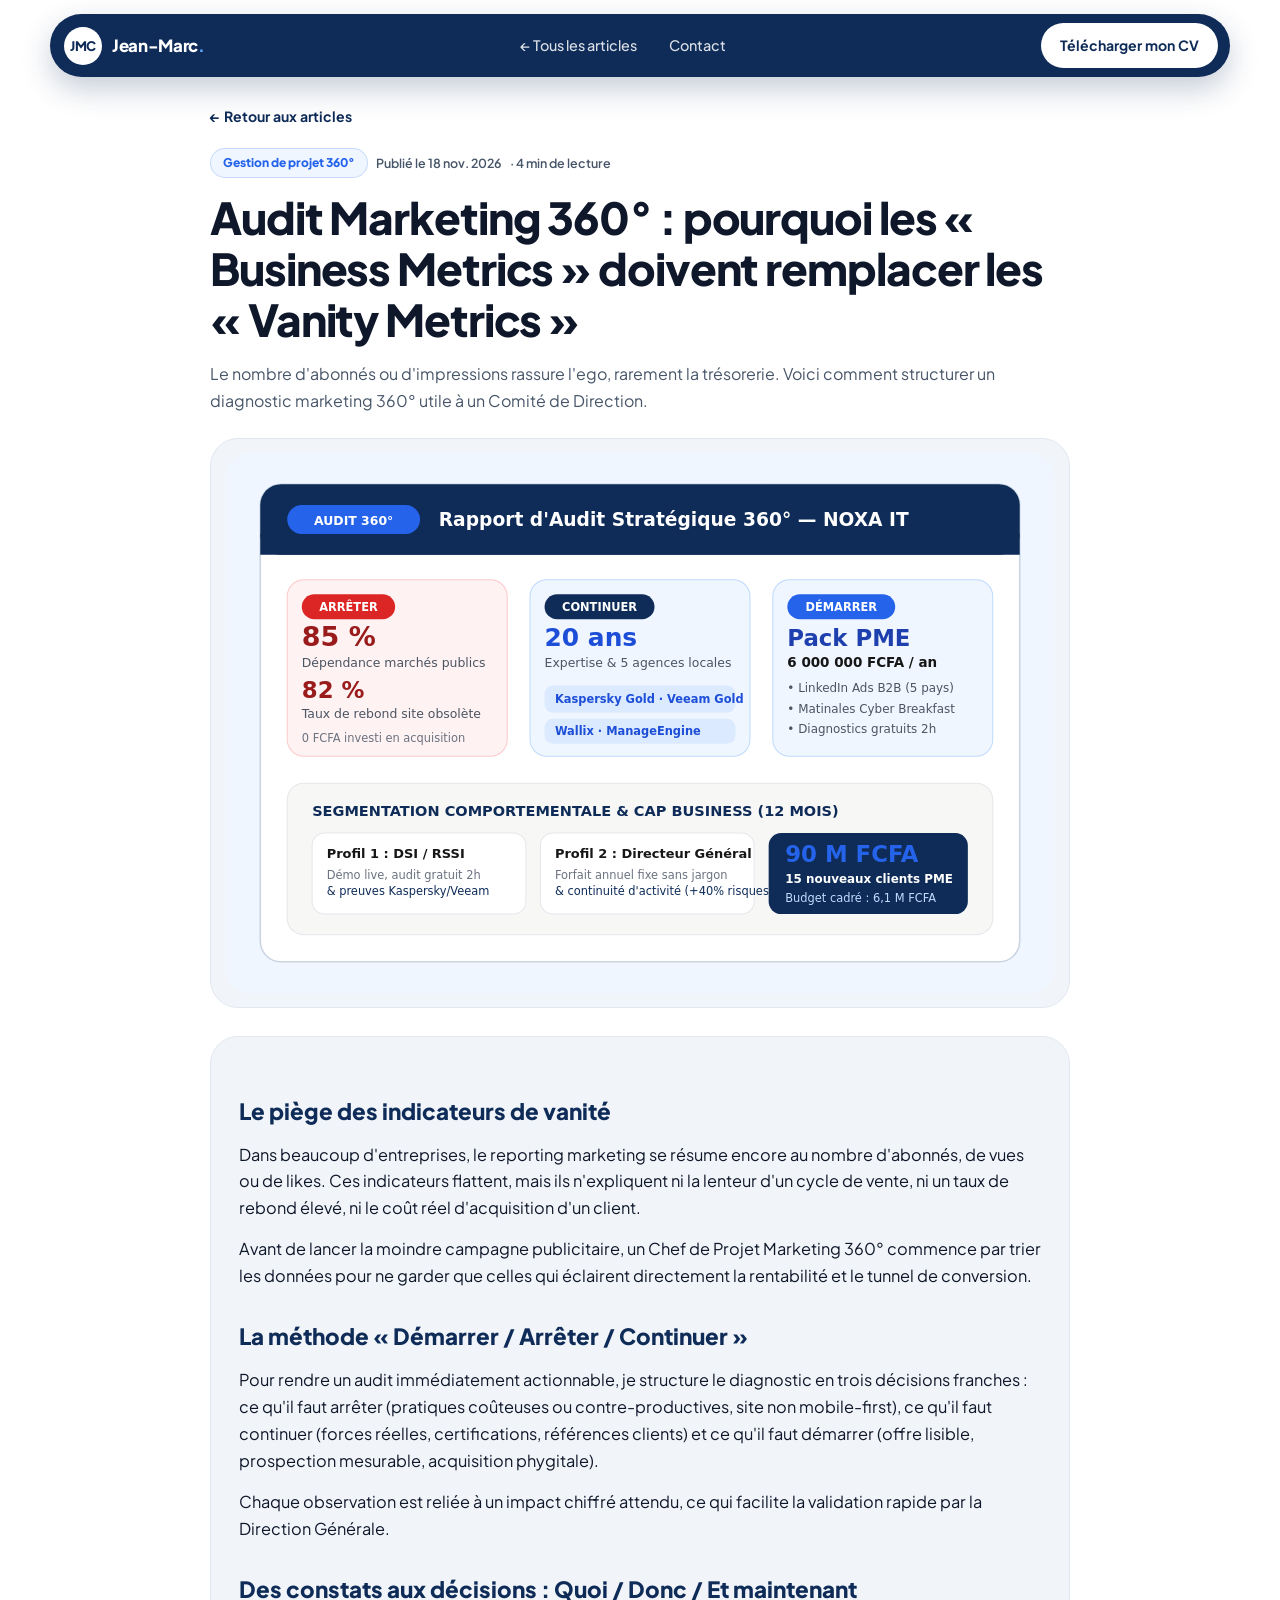
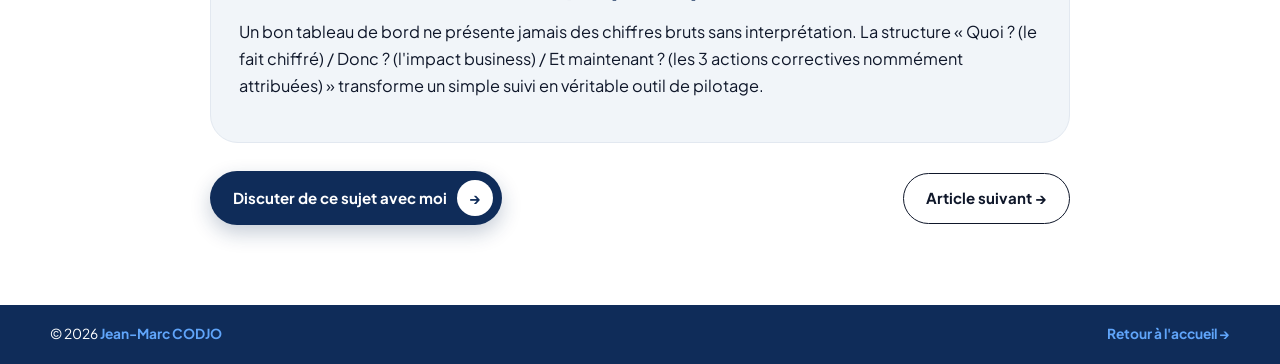
<file: article.html>
﻿<!DOCTYPE html>
<html lang="fr">
<head>
  <meta charset="UTF-8">
  <meta name="viewport" content="width=device-width, initial-scale=1.0">
  <title>Article — Jean-Marc CODJO | Marketing 360° &amp; SEO</title>
  <meta name="description" content="Article d'expertise en gestion de projets marketing 360°, SEO et copywriting rédigé par Jean-Marc CODJO.">
  <meta name="theme-color" content="#0F2C59">
  <link rel="icon" type="image/svg+xml" href="public/images/favicon.svg">
  <link rel="preconnect" href="https://fonts.googleapis.com">
  <link rel="preconnect" href="https://fonts.gstatic.com" crossorigin>
  <link href="https://fonts.googleapis.com/css2?family=Plus+Jakarta+Sans:wght@400;500;600;700;800&display=swap" rel="stylesheet">
  <link rel="stylesheet" href="css/tokens.css">
  <link rel="stylesheet" href="css/style.css">
</head>
<body>
  <a href="#main-content" class="skip-link">Aller au contenu principal</a>

  <header class="site-header">
    <nav class="navbar" aria-label="Navigation principale">
      <a href="index.html" class="brand">
        <span class="brand-mark" aria-hidden="true">JMC</span>
        <span>Jean-Marc<span class="brand-dot">.</span></span>
      </a>
      <ul class="nav-links" style="display:flex;">
        <li><a href="index.html#articles">← Tous les articles</a></li>
        <li><a href="index.html#contact">Contact</a></li>
      </ul>
      <a href="public/cv/CV-Jean-Marc-CODJO.pdf?v=9" download="CV-Jean-Marc-CODJO.pdf" class="btn-pill btn-pill-white btn-cv" data-cv-source="article-page">
        <span class="cv-btn-label">Télécharger mon CV</span>
      </a>
    </nav>
  </header>

  <main id="main-content" class="container detail-hero" style="max-width:860px;">
    <a href="index.html#articles" class="breadcrumb">← Retour aux articles</a>
    <article id="article-detail-root">
      <p>Chargement de l'article…</p>
    </article>
  </main>

  <footer class="footer-bottom" style="margin-top:48px;">
    <div class="container footer-bottom-inner">
      <span>© 2026 <strong style="color:var(--accent-on-dark);">Jean-Marc CODJO</strong></span>
      <a href="index.html" style="color:var(--accent-on-dark);font-weight:700;">Retour à l'accueil →</a>
    </div>
  </footer>

  <div class="toast" id="toast" role="status" aria-live="polite"></div>
  <script src="js/article-page.js" defer></script>
</body>
</html>
</file>
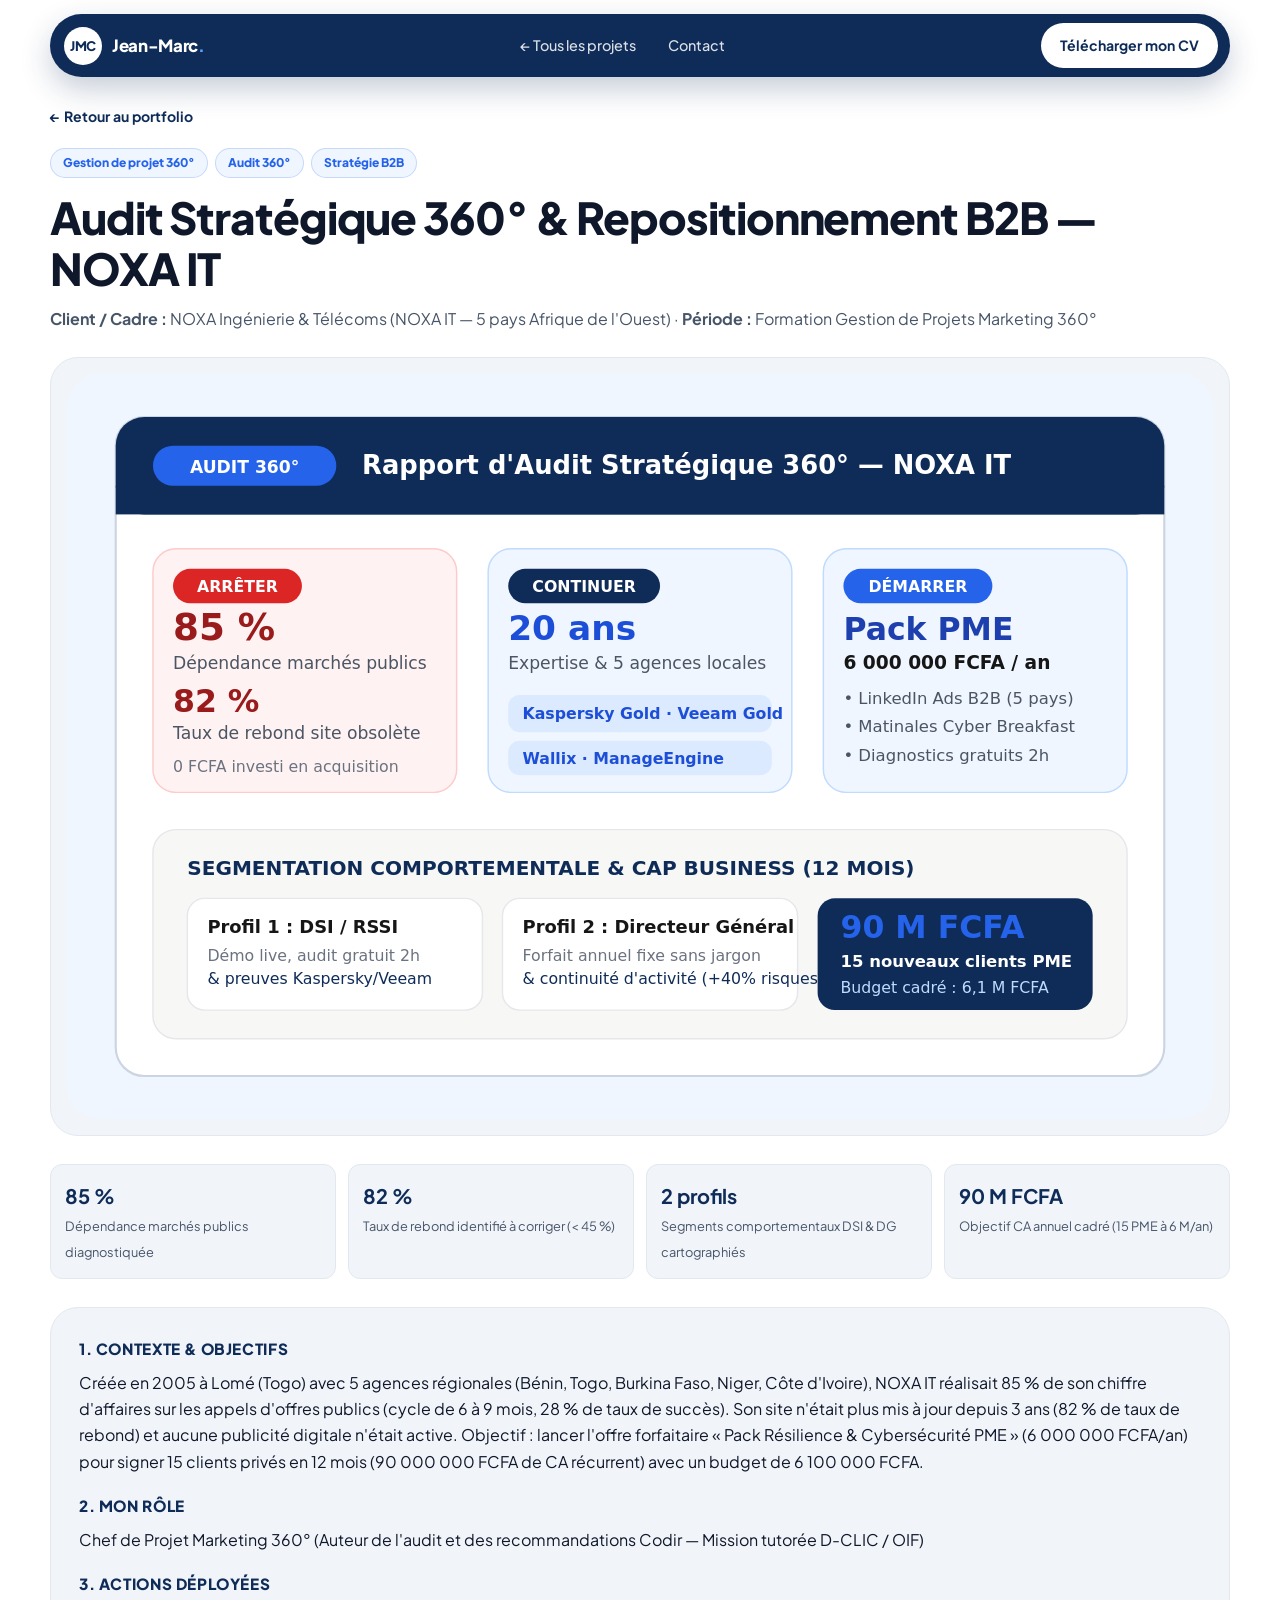
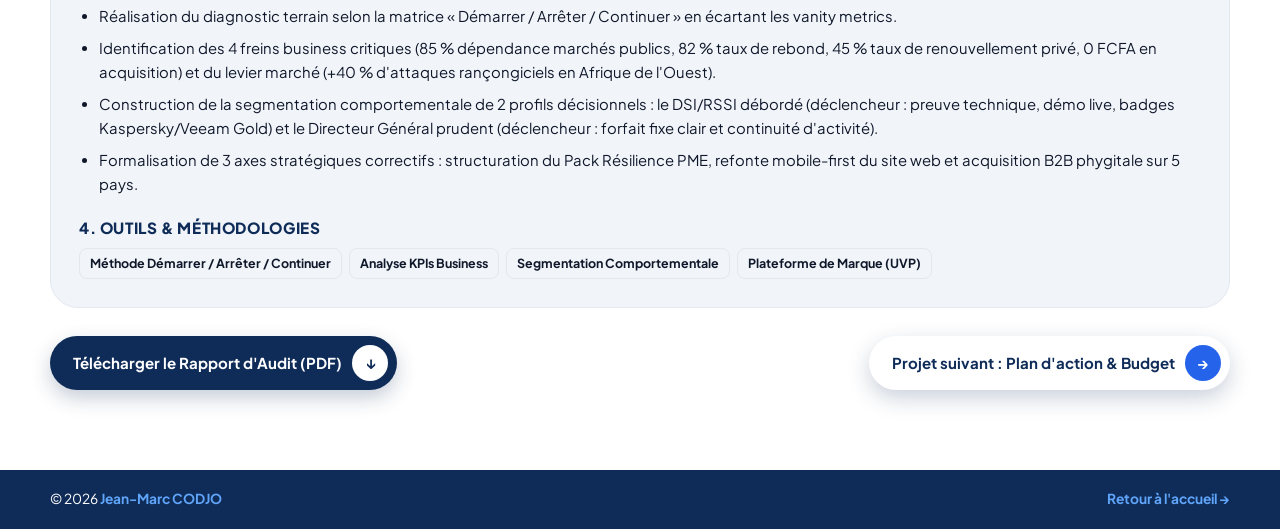
<file: projet.html>
﻿<!DOCTYPE html>
<html lang="fr">
<head>
  <meta charset="UTF-8">
  <meta name="viewport" content="width=device-width, initial-scale=1.0">
  <title>Étude de cas — Jean-Marc CODJO | Portfolio Marketing 360° &amp; SEO</title>
  <meta name="description" content="Étude de cas détaillée d'un projet Marketing 360° et SEO piloté par Jean-Marc CODJO.">
  <meta name="theme-color" content="#0F2C59">
  <link rel="icon" type="image/svg+xml" href="public/images/favicon.svg">
  <link rel="preconnect" href="https://fonts.googleapis.com">
  <link rel="preconnect" href="https://fonts.gstatic.com" crossorigin>
  <link href="https://fonts.googleapis.com/css2?family=Plus+Jakarta+Sans:wght@400;500;600;700;800&display=swap" rel="stylesheet">
  <link rel="stylesheet" href="css/tokens.css">
  <link rel="stylesheet" href="css/style.css">
</head>
<body>
  <a href="#main-content" class="skip-link">Aller au contenu principal</a>

  <header class="site-header">
    <nav class="navbar" aria-label="Navigation principale">
      <a href="index.html" class="brand">
        <span class="brand-mark" aria-hidden="true">JMC</span>
        <span>Jean-Marc<span class="brand-dot">.</span></span>
      </a>
      <ul class="nav-links" style="display:flex;">
        <li><a href="index.html#projets">← Tous les projets</a></li>
        <li><a href="index.html#contact">Contact</a></li>
      </ul>
      <a href="public/cv/CV-Jean-Marc-CODJO.pdf?v=9" download="CV-Jean-Marc-CODJO.pdf" class="btn-pill btn-pill-white btn-cv" data-cv-source="project-page">
        <span class="cv-btn-label">Télécharger mon CV</span>
      </a>
    </nav>
  </header>

  <main id="main-content" class="container detail-hero">
    <a href="index.html#projets" class="breadcrumb">← Retour au portfolio</a>
    <article id="project-detail-root">
      <p>Chargement de l'étude de cas…</p>
    </article>
  </main>

  <footer class="footer-bottom" style="margin-top:48px;">
    <div class="container footer-bottom-inner">
      <span>© 2026 <strong style="color:var(--accent-on-dark);">Jean-Marc CODJO</strong></span>
      <a href="index.html" style="color:var(--accent-on-dark);font-weight:700;">Retour à l'accueil →</a>
    </div>
  </footer>

  <div class="toast" id="toast" role="status" aria-live="polite"></div>
  <script src="js/project-page.js" defer></script>
</body>
</html>
</file>
<file: css/tokens.css>
/* ==========================================================================
   DESIGN TOKENS — Portfolio Jean-Marc CODJO
   Direction artistique : Bleu Marine (#0F2C59) + Bleu Royal (#2563EB) + Blanc (#FFFFFF)
   ========================================================================== */

:root {
  /* Palette dominante Bleu & Blanc */
  --green: #0F2C59;
  --green-deep: #0A1E3F;
  --green-surface: #173B72;
  --green-border: rgba(255, 255, 255, 0.16);

  --amber: #2563EB;
  --amber-hover: #1D4ED8;
  --amber-soft: #EFF6FF;
  --accent-on-dark: #60A5FA;

  /* Neutres (mode clair — blanc pur & gris bleuté très doux) */
  --bg: #FFFFFF;
  --bg-soft: #F8FAFC;
  --card: #F1F5F9;
  --card-elevated: #FFFFFF;
  --border: #E2E8F0;

  --text: #0F172A;
  --text-secondary: #475569;
  --text-on-green: #FFFFFF;
  --text-on-green-muted: #CBD5E1;
  --text-on-amber: #FFFFFF;

  /* Typographie */
  --font-sans: "Plus Jakarta Sans", -apple-system, BlinkMacSystemFont, "Segoe UI", Roboto, sans-serif;
  --font-script: "Dancing Script", Georgia, cursive;

  /* Rayons & ombres */
  --radius-sm: 12px;
  --radius-md: 20px;
  --radius-lg: 28px;
  --radius-xl: 36px;
  --radius-pill: 9999px;

  --shadow-sm: 0 4px 16px rgba(15, 44, 89, 0.06);
  --shadow-md: 0 12px 32px rgba(15, 44, 89, 0.10);
  --shadow-lg: 0 22px 54px rgba(15, 44, 89, 0.14);
  --shadow-nav: 0 12px 30px rgba(15, 44, 89, 0.24);

  /* Layout & transitions */
  --container: 1180px;
  --ease: cubic-bezier(0.22, 1, 0.36, 1);
  --transition: 280ms var(--ease);
}

/* Mode sombre cohérent Bleu Nuit & Blanc */
[data-theme="dark"] {
  --bg: #091326;
  --bg-soft: #0D1A33;
  --card: #112242;
  --card-elevated: #162B52;
  --border: #233B6B;

  --text: #F8FAFC;
  --text-secondary: #94A3B8;
  --amber-soft: rgba(37, 99, 235, 0.22);

  --shadow-sm: 0 4px 16px rgba(0, 0, 0, 0.3);
  --shadow-md: 0 12px 32px rgba(0, 0, 0, 0.4);
  --shadow-lg: 0 22px 54px rgba(0, 0, 0, 0.5);
}
</file>
<file: css/style.css>
/* ==========================================================================
   STYLE PRINCIPAL — Portfolio Jean-Marc CODJO
   Mobile-first, accessible AA, animations fluides & prefers-reduced-motion
   ========================================================================== */

*, *::before, *::after {
  box-sizing: border-box;
  margin: 0;
  padding: 0;
}

html {
  scroll-behavior: smooth;
  font-size: 16px;
  overflow-x: clip;
}

body {
  font-family: var(--font-sans);
  background-color: var(--bg);
  color: var(--text);
  line-height: 1.65;
  overflow-x: clip;
  width: 100%;
  -webkit-font-smoothing: antialiased;
  transition: background-color 240ms ease, color 240ms ease;
}

img {
  max-width: 100%;
  height: auto;
  display: block;
}

a {
  color: inherit;
  text-decoration: none;
}

button, input, textarea, select {
  font: inherit;
  color: inherit;
}

:focus-visible {
  outline: 3px solid var(--amber);
  outline-offset: 3px;
}

.sr-only {
  position: absolute;
  width: 1px;
  height: 1px;
  padding: 0;
  margin: -1px;
  overflow: hidden;
  clip: rect(0, 0, 0, 0);
  white-space: nowrap;
  border: 0;
}

.skip-link {
  position: fixed;
  top: -100px;
  left: 16px;
  z-index: 2000;
  background: var(--amber);
  color: var(--text-on-amber);
  padding: 10px 18px;
  border-radius: var(--radius-pill);
  font-weight: 700;
  transition: top 180ms ease;
}
.skip-link:focus {
  top: 16px;
}

.container {
  width: min(100% - 32px, var(--container));
  margin-inline: auto;
}

.section {
  padding: 72px 0;
}

.section-green-wrap {
  padding: 20px 0;
}

.section-green {
  background: radial-gradient(circle at 92% 12%, rgba(59, 130, 246, 0.28) 0%, transparent 45%),
              radial-gradient(circle at 8% 88%, rgba(96, 165, 250, 0.16) 0%, transparent 42%),
              var(--green);
  color: var(--text-on-green);
  border-radius: var(--radius-xl);
  padding: 64px 24px;
  position: relative;
  overflow: hidden;
  box-shadow: 0 24px 60px rgba(15, 44, 89, 0.18);
}

/* Barre de progression de lecture dynamique en haut de l'écran */
.scroll-progress {
  position: fixed;
  top: 0;
  left: 0;
  height: 3.5px;
  width: 0%;
  background: linear-gradient(90deg, var(--amber) 0%, #60A5FA 100%);
  z-index: 2100;
  transition: width 90ms linear;
}

/* Bouton flottant retour en haut */
.back-to-top {
  position: fixed;
  bottom: 24px;
  right: 24px;
  z-index: 950;
  width: 46px;
  height: 46px;
  border-radius: 50%;
  border: 2px solid rgba(255, 255, 255, 0.25);
  background: var(--green);
  color: #FFFFFF;
  font-size: 1.15rem;
  font-weight: 800;
  cursor: pointer;
  box-shadow: 0 12px 28px rgba(15, 44, 89, 0.28);
  opacity: 0;
  transform: translateY(14px) scale(0.92);
  pointer-events: none;
  transition: opacity 240ms ease, transform 240ms var(--ease), background-color 200ms ease;
}
.back-to-top.is-visible {
  opacity: 1;
  transform: translateY(0) scale(1);
  pointer-events: auto;
}
.back-to-top:hover {
  background: var(--amber);
  transform: translateY(-3px) scale(1.05);
}

/* Barres de niveau segmentées élégantes pour les outils */
.tool-bars {
  display: flex;
  gap: 5px;
  margin-top: 2px;
}
.tool-bar-seg {
  width: 22px;
  height: 5px;
  border-radius: 999px;
  background: var(--border);
  transition: background-color 300ms ease, transform 300ms ease;
}
.tool-bar-seg.is-filled {
  background: var(--amber);
}
.tool-card:hover .tool-bar-seg.is-filled {
  background: var(--green);
  transform: scaleY(1.25);
}

/* Section Headers */
.section-head {
  display: flex;
  flex-direction: column;
  gap: 16px;
  margin-bottom: 40px;
}

.section-head.centered {
  align-items: center;
  text-align: center;
}

.section-label {
  display: inline-flex;
  align-items: center;
  gap: 8px;
  font-size: 0.9rem;
  font-weight: 600;
  color: var(--text-secondary);
}

.section-label::before {
  content: "";
  width: 16px;
  height: 2.5px;
  border-radius: 2px;
  background: var(--amber);
}

.section-green .section-label {
  color: var(--text-on-green-muted);
}

.section-title {
  font-size: clamp(1.85rem, 3.6vw, 2.75rem);
  font-weight: 800;
  line-height: 1.16;
  letter-spacing: -0.025em;
}

.highlight {
  color: var(--amber);
}

.section-green .highlight {
  color: var(--accent-on-dark);
}

.section-subtitle {
  max-width: 640px;
  color: var(--text-secondary);
  font-size: 1rem;
}

.section-green .section-subtitle {
  color: var(--text-on-green-muted);
}

/* ==========================================================================
   BOUTONS PILULE SIGNATURE
   ========================================================================== */
.btn-pill {
  display: inline-flex;
  align-items: center;
  justify-content: center;
  gap: 10px;
  padding: 8px 8px 8px 22px;
  border-radius: var(--radius-pill);
  font-weight: 700;
  font-size: 0.94rem;
  border: 1.5px solid transparent;
  cursor: pointer;
  transition: transform var(--transition), background-color var(--transition), box-shadow var(--transition), border-color var(--transition);
  white-space: nowrap;
}

.btn-pill:hover {
  transform: translateY(-2px);
}

.btn-pill .btn-circle {
  width: 36px;
  height: 36px;
  border-radius: 50%;
  display: inline-flex;
  align-items: center;
  justify-content: center;
  transition: transform var(--transition);
  flex-shrink: 0;
}

.btn-pill:hover .btn-circle {
  transform: translateX(3px);
}

.btn-pill-green {
  background: var(--green);
  color: #FFFFFF;
  box-shadow: 0 8px 20px rgba(15, 44, 89, 0.24);
}
.btn-pill-green .btn-circle {
  background: #FFFFFF;
  color: var(--green);
}
.btn-pill-green:hover {
  background: var(--amber);
}

.btn-pill-amber {
  background: #FFFFFF;
  color: var(--green);
  box-shadow: 0 8px 22px rgba(15, 44, 89, 0.22);
}
.btn-pill-amber .btn-circle {
  background: var(--amber);
  color: #FFFFFF;
}
.btn-pill-amber:hover {
  background: var(--amber-soft);
  color: var(--green);
}

.btn-pill-outline {
  background: transparent;
  color: var(--text);
  border-color: var(--text);
  padding: 12px 22px;
}
.btn-pill-outline:hover {
  background: var(--text);
  color: var(--bg);
}

.section-green .btn-pill-outline {
  color: #FFFFFF;
  border-color: rgba(255, 255, 255, 0.55);
}
.section-green .btn-pill-outline:hover {
  background: #FFFFFF;
  color: var(--green);
}

.btn-pill-white {
  background: #FFFFFF;
  color: var(--green);
  padding: 10px 18px;
  font-size: 0.88rem;
}
.btn-pill-white:hover {
  background: var(--amber);
  color: #161616;
}

.btn-cv.is-loading {
  opacity: 0.85;
  pointer-events: none;
}

/* ==========================================================================
   1. NAVBAR FLOTTANTE EN PILULE VERTE
   ========================================================================== */
.site-header {
  position: sticky;
  top: 14px;
  z-index: 1000;
  padding: 0 16px;
}

.navbar {
  max-width: var(--container);
  margin: 0 auto;
  background: var(--green);
  color: #FFFFFF;
  border-radius: var(--radius-pill);
  padding: 9px 12px 9px 14px;
  display: flex;
  align-items: center;
  justify-content: space-between;
  gap: 16px;
  box-shadow: var(--shadow-nav);
  transition: padding var(--transition), background-color var(--transition), box-shadow var(--transition);
}

.site-header.is-scrolled .navbar {
  background: rgba(10, 30, 63, 0.96);
  backdrop-filter: blur(12px);
  padding: 7px 12px 7px 14px;
}

.brand {
  display: inline-flex;
  align-items: center;
  gap: 10px;
  font-weight: 800;
  font-size: 1.05rem;
  letter-spacing: -0.02em;
}

.brand-mark {
  width: 38px;
  height: 38px;
  border-radius: 50%;
  background: #FFFFFF;
  color: var(--green);
  display: inline-flex;
  align-items: center;
  justify-content: center;
  font-weight: 800;
  font-size: 0.82rem;
  letter-spacing: -0.03em;
}

.brand-dot {
  color: var(--accent-on-dark);
}

.nav-links {
  display: none;
  list-style: none;
  align-items: center;
  gap: 6px;
}

.nav-links a {
  padding: 8px 13px;
  border-radius: var(--radius-pill);
  font-size: 0.9rem;
  font-weight: 500;
  color: rgba(255, 255, 255, 0.86);
  transition: color 180ms ease, background-color 180ms ease;
}

.nav-links a:hover,
.nav-links a.active {
  color: #FFFFFF;
  background: rgba(255, 255, 255, 0.16);
}

.nav-actions {
  display: flex;
  align-items: center;
  gap: 8px;
}

.nav-cv-desktop {
  display: none;
}

.theme-toggle,
.burger-btn {
  width: 38px;
  height: 38px;
  border-radius: 50%;
  border: 1px solid rgba(255, 255, 255, 0.22);
  background: rgba(255, 255, 255, 0.08);
  color: #FFFFFF;
  display: inline-flex;
  align-items: center;
  justify-content: center;
  cursor: pointer;
  transition: background-color 180ms ease, color 180ms ease;
}

.theme-toggle:hover,
.burger-btn:hover {
  background: var(--amber);
  color: #161616;
  border-color: var(--amber);
}

/* Mobile Drawer */
.mobile-menu {
  position: fixed;
  inset: 0;
  z-index: 1200;
  background: rgba(17, 22, 18, 0.65);
  backdrop-filter: blur(6px);
  opacity: 0;
  pointer-events: none;
  transition: opacity 240ms ease;
}
.mobile-menu.is-open {
  opacity: 1;
  pointer-events: auto;
}

.mobile-menu-panel {
  position: absolute;
  top: 16px;
  right: 16px;
  left: 16px;
  background: var(--green);
  color: #FFFFFF;
  border-radius: var(--radius-lg);
  padding: 24px;
  box-shadow: var(--shadow-lg);
  transform: translateY(-16px);
  transition: transform 260ms var(--ease);
}
.mobile-menu.is-open .mobile-menu-panel {
  transform: translateY(0);
}

.mobile-menu-head {
  display: flex;
  align-items: center;
  justify-content: space-between;
  margin-bottom: 20px;
}

.mobile-nav-list {
  list-style: none;
  display: flex;
  flex-direction: column;
  gap: 6px;
  margin-bottom: 20px;
}

.mobile-nav-list a {
  display: block;
  padding: 12px 16px;
  border-radius: var(--radius-sm);
  font-weight: 600;
  font-size: 1.05rem;
}
.mobile-nav-list a:hover {
  background: rgba(255, 255, 255, 0.1);
  color: var(--amber);
}

/* ==========================================================================
   2. HERO EXECUTIVE (ÉPURÉ, ARCHITECTURAL & DYNAMIQUE)
   ========================================================================== */
.hero {
  padding: 46px 0 60px;
  position: relative;
  background:
    radial-gradient(640px circle at 82% 28%, rgba(37, 99, 235, 0.08), transparent 60%),
    radial-gradient(480px circle at 10% 80%, rgba(15, 44, 89, 0.05), transparent 60%),
    var(--bg);
}

.hero-eyebrow {
  display: inline-flex;
  align-items: center;
  gap: 9px;
  padding: 7px 15px;
  border-radius: var(--radius-pill);
  background: var(--card);
  border: 1px solid var(--border);
  font-size: 0.84rem;
  font-weight: 600;
  color: var(--text-secondary);
  margin-bottom: 18px;
}

.hero-grid {
  display: grid;
  grid-template-columns: 1fr;
  gap: 44px;
  align-items: center;
}

.hero-grid > * {
  min-width: 0;
}

.hero-title {
  font-size: clamp(2.2rem, 5vw, 3.65rem);
  font-weight: 800;
  line-height: 1.08;
  letter-spacing: -0.035em;
  margin-bottom: 18px;
  overflow-wrap: break-word;
}

.hero-title .hero-name {
  color: var(--amber);
}

.hero-role-stack {
  display: flex;
  flex-direction: column;
  gap: 4px;
  margin-top: 12px;
  padding-left: 14px;
  border-left: 3px solid var(--amber);
  font-size: clamp(1.12rem, 2.2vw, 1.48rem);
  font-weight: 700;
  line-height: 1.3;
  letter-spacing: -0.015em;
  color: var(--text-secondary);
}

.hero-role-stack span:first-child {
  color: var(--text);
}

/* Pilule d'expertise dynamique animée dans le Hero */
.hero-ticker-wrap {
  display: inline-flex;
  align-items: center;
  flex-wrap: wrap;
  gap: 10px;
  max-width: 100%;
  padding: 10px 22px;
  border-radius: var(--radius-pill);
  background: var(--amber-soft);
  border: 1px solid rgba(37, 99, 235, 0.24);
  font-size: 1.02rem;
  font-weight: 700;
  margin-bottom: 20px;
}

.hero-ticker-dot {
  width: 10px;
  height: 10px;
  flex-shrink: 0;
  border-radius: 50%;
  background: var(--amber);
  animation: pulseGlow 2s ease-in-out infinite;
}

.hero-ticker-prefix {
  color: var(--text-secondary);
  font-weight: 600;
}

.hero-ticker-word {
  color: var(--amber);
  display: inline-block;
  transition: opacity 260ms ease, transform 260ms var(--ease);
}

.hero-ticker-word.is-switching {
  opacity: 0;
  transform: translateY(6px);
}

@keyframes pulseGlow {
  0%, 100% { box-shadow: 0 0 0 0 rgba(37, 99, 235, 0.55); }
  50% { box-shadow: 0 0 0 7px rgba(37, 99, 235, 0); }
}

/* Effet 3D tilt + spotlight dynamique sur cartes */
.tilt-card {
  position: relative;
  transform-style: preserve-3d;
  will-change: transform;
}
.tilt-card::after {
  content: "";
  position: absolute;
  inset: 0;
  border-radius: inherit;
  pointer-events: none;
  opacity: 0;
  background: radial-gradient(280px circle at var(--mx, 50%) var(--my, 50%), rgba(37, 99, 235, 0.14), transparent 70%);
  transition: opacity 260ms ease;
}
.tilt-card:hover::after {
  opacity: 1;
}

.hero-subtitle {
  font-size: 1.04rem;
  color: var(--text-secondary);
  max-width: 530px;
  margin-bottom: 26px;
  line-height: 1.65;
}

.hero-cta {
  display: flex;
  flex-wrap: wrap;
  align-items: center;
  gap: 14px;
}

.hero-proof-bar {
  display: flex;
  flex-wrap: wrap;
  align-items: center;
  gap: 20px;
  margin-top: 30px;
  padding-top: 22px;
  border-top: 1px solid var(--border);
}

.hero-proof-item {
  display: flex;
  flex-direction: column;
}

.hero-proof-item strong {
  font-size: 1.25rem;
  font-weight: 800;
  color: var(--green);
  line-height: 1.15;
}
[data-theme="dark"] .hero-proof-item strong {
  color: var(--accent-on-dark);
}

.hero-proof-item span {
  font-size: 0.78rem;
  color: var(--text-secondary);
  font-weight: 500;
}

.hero-proof-sep {
  width: 1px;
  height: 30px;
  background: var(--border);
}

.status-dot {
  width: 8px;
  height: 8px;
  border-radius: 50%;
  background: #16A34A;
  box-shadow: 0 0 0 4px rgba(22, 163, 74, 0.18);
  flex-shrink: 0;
}

/* Portrait Studio Architectural — 100 % dégagé, zéro élément superposé sur la photo */
.hero-visual {
  position: relative;
  display: flex;
  justify-content: center;
  align-items: center;
  padding: 8px 0;
}

.hero-portrait-stage {
  position: relative;
  width: min(100%, 420px);
}

.hero-stage-accent {
  position: absolute;
  inset: 14px -14px -14px 14px;
  border-radius: 30px;
  border: 1.5px solid rgba(37, 99, 235, 0.24);
  background: linear-gradient(135deg, rgba(37, 99, 235, 0.05), rgba(15, 44, 89, 0.07));
  z-index: 0;
}

.hero-portrait-card {
  position: relative;
  z-index: 1;
  border-radius: 28px;
  overflow: hidden;
  background: var(--card-elevated);
  border: 1px solid rgba(15, 44, 89, 0.11);
  box-shadow: 0 28px 60px rgba(15, 44, 89, 0.14);
  display: flex;
  flex-direction: column;
}

.hero-portrait-frame {
  position: relative;
  width: 100%;
  aspect-ratio: 4 / 4.25;
  background: linear-gradient(168deg, #F1F5F9 0%, #E2E8F0 58%, #D8E2F0 100%);
  display: flex;
  align-items: flex-end;
  justify-content: center;
  overflow: hidden;
}

[data-theme="dark"] .hero-portrait-frame {
  background: linear-gradient(168deg, #1E293B 0%, #0F2C59 100%);
}

.hero-studio-glow {
  position: absolute;
  inset: 0;
  background:
    radial-gradient(circle at 50% 24%, rgba(255, 255, 255, 0.88) 0%, rgba(255, 255, 255, 0) 56%),
    radial-gradient(circle at 82% 84%, rgba(37, 99, 235, 0.12) 0%, transparent 50%);
  pointer-events: none;
  z-index: 1;
}

.hero-portrait {
  position: relative;
  z-index: 2;
  width: 92%;
  height: 95%;
  object-fit: contain;
  object-position: center bottom;
  filter: drop-shadow(0 14px 24px rgba(15, 44, 89, 0.13));
  transition: transform 500ms var(--ease);
}

.hero-portrait-card:hover .hero-portrait {
  transform: scale(1.02);
}

/* Pied de carte structuré EN DESSOUS de la photo (zéro recouvrement !) */
.hero-card-footer {
  background: var(--card-elevated);
  border-top: 1px solid var(--border);
  padding: 14px 16px 16px;
  display: flex;
  flex-direction: column;
  gap: 12px;
}

.hero-card-caption-bar {
  background: var(--green);
  color: #FFFFFF;
  padding: 8px 14px;
  border-radius: 12px;
  font-size: 0.78rem;
  font-weight: 700;
  display: flex;
  align-items: center;
  justify-content: center;
  gap: 8px;
}

.caption-dot {
  width: 7px;
  height: 7px;
  border-radius: 50%;
  background: var(--accent-on-dark);
  flex-shrink: 0;
}

.hero-card-badges {
  display: grid;
  grid-template-columns: repeat(2, 1fr);
  gap: 10px;
}

.hero-sub-badge {
  background: var(--bg-soft);
  border: 1px solid var(--border);
  border-radius: 14px;
  padding: 9px 10px;
  display: flex;
  align-items: center;
  gap: 9px;
  transition: border-color 220ms ease, transform 220ms ease;
}

.hero-sub-badge:hover {
  border-color: var(--amber);
  transform: translateY(-2px);
}

.glass-kpi-icon {
  width: 30px;
  height: 30px;
  border-radius: 9px;
  background: var(--amber);
  color: #FFFFFF;
  display: inline-flex;
  align-items: center;
  justify-content: center;
  flex-shrink: 0;
}

.glass-kpi-icon.navy {
  background: var(--green);
}

.hero-sub-badge strong {
  display: block;
  font-size: 0.76rem;
  font-weight: 800;
  color: var(--text);
  line-height: 1.2;
}

.hero-sub-badge div span {
  display: block;
  font-size: 0.68rem;
  color: var(--text-secondary);
  font-weight: 500;
  line-height: 1.25;
}

/* ==========================================================================
   3. BANDEAU DÉFILANT HORIZONTAL DROIT & ARCHITECTURAL (BLEU MARINE & BLANC)
   ========================================================================== */
.marquee-band {
  background: var(--green);
  color: #FFFFFF;
  padding: 17px 0;
  overflow: hidden;
  max-width: 100%;
  position: relative;
  margin: 0 0 24px;
  border-top: 1px solid rgba(255, 255, 255, 0.12);
  border-bottom: 1px solid rgba(255, 255, 255, 0.12);
  -webkit-mask-image: linear-gradient(90deg, transparent 0%, #000 6%, #000 94%, transparent 100%);
  mask-image: linear-gradient(90deg, transparent 0%, #000 6%, #000 94%, transparent 100%);
}

.marquee-track {
  display: flex;
  width: max-content;
  gap: 36px;
  animation: marqueeScroll 32s linear infinite;
}

.marquee-band:hover .marquee-track {
  animation-play-state: paused;
}

.marquee-item {
  display: inline-flex;
  align-items: center;
  gap: 36px;
  font-weight: 700;
  font-size: 0.88rem;
  text-transform: uppercase;
  letter-spacing: 0.09em;
  white-space: nowrap;
  color: rgba(255, 255, 255, 0.92);
}

.marquee-star {
  color: var(--accent-on-dark);
  font-size: 0.85rem;
}

@keyframes marqueeScroll {
  from { transform: translateX(0); }
  to { transform: translateX(-50%); }
}

/* ==========================================================================
   4. SERVICES (6 CARTES)
   ========================================================================== */
.services-grid {
  display: grid;
  grid-template-columns: 1fr;
  gap: 20px;
}

.service-card {
  background: var(--card);
  border: 1px solid var(--border);
  border-radius: var(--radius-lg);
  padding: 28px;
  display: flex;
  flex-direction: column;
  gap: 14px;
  transition: transform var(--transition), box-shadow var(--transition), border-color var(--transition);
}

.service-card:hover {
  transform: translateY(-6px);
  box-shadow: var(--shadow-md);
  border-color: var(--amber);
}

.service-icon {
  width: 54px;
  height: 54px;
  border-radius: 50%;
  background: var(--card-elevated);
  color: var(--green);
  display: inline-flex;
  align-items: center;
  justify-content: center;
  box-shadow: var(--shadow-sm);
  transition: background-color var(--transition), color var(--transition);
}

.service-card:hover .service-icon {
  background: var(--amber);
  color: #FFFFFF;
}

.service-card h3 {
  font-size: 1.16rem;
  font-weight: 800;
  line-height: 1.3;
}

.service-card p {
  font-size: 0.94rem;
  color: var(--text-secondary);
  flex: 1;
}

.service-link {
  display: inline-flex;
  align-items: center;
  gap: 6px;
  font-weight: 700;
  font-size: 0.9rem;
  color: var(--green);
  background: none;
  border: none;
  padding: 0;
  cursor: pointer;
  width: fit-content;
}
[data-theme="dark"] .service-link {
  color: var(--amber);
}
.service-link:hover svg {
  transform: translateX(4px);
}
.service-link svg {
  transition: transform 200ms ease;
}

/* ==========================================================================
   5. À PROPOS (GRANDE SECTION VERTE ARRONDIE)
   ========================================================================== */
.about-grid {
  display: grid;
  grid-template-columns: 1fr;
  gap: 40px;
  align-items: center;
}

.about-visual {
  position: relative;
  display: flex;
  flex-direction: column;
  align-items: center;
  gap: 18px;
}

.about-circle-frame {
  position: relative;
  width: min(100%, 330px);
  aspect-ratio: 1 / 1;
  border-radius: 50%;
  background: linear-gradient(145deg, #DBEAFE 0%, #93C5FD 100%);
  overflow: hidden;
  border: 6px solid rgba(255, 255, 255, 0.22);
  box-shadow: 0 22px 48px rgba(0, 0, 0, 0.28);
}

.about-circle-frame img {
  width: 100%;
  height: 100%;
  object-fit: cover;
  object-position: center 8%;
}

.about-pills {
  display: flex;
  flex-wrap: wrap;
  justify-content: center;
  gap: 8px;
  max-width: 360px;
}

.about-pill {
  padding: 6px 13px;
  border-radius: var(--radius-pill);
  font-size: 0.78rem;
  font-weight: 700;
  background: rgba(255, 255, 255, 0.12);
  color: #FFFFFF;
  border: 1px solid rgba(255, 255, 255, 0.18);
}
.about-pill:nth-child(odd) {
  background: #FFFFFF;
  color: var(--green);
  border-color: #FFFFFF;
}

.about-text {
  display: flex;
  flex-direction: column;
  gap: 16px;
}

.about-lead {
  font-size: 1.1rem !important;
  font-weight: 600;
  line-height: 1.55;
  color: #FFFFFF !important;
  padding-left: 16px;
  border-left: 3px solid #60A5FA;
  margin-bottom: 18px;
}

.about-story {
  display: flex;
  flex-direction: column;
  gap: 14px;
}

.about-text p {
  color: var(--text-on-green-muted);
  font-size: 0.97rem;
  line-height: 1.72;
}

.about-story strong {
  color: #FFFFFF;
  font-weight: 700;
}

.about-story em {
  color: #BFDBFE;
  font-style: italic;
}

.stats-grid {
  display: grid;
  grid-template-columns: repeat(2, 1fr);
  gap: 14px;
  margin: 10px 0 8px;
}

.stat-box {
  background: rgba(255, 255, 255, 0.08);
  border: 1px solid var(--green-border);
  border-radius: var(--radius-md);
  padding: 16px;
}

.stat-box.is-placeholder {
  border-style: dashed;
  border-color: rgba(96, 165, 250, 0.7);
}

.stat-value {
  font-size: 1.65rem;
  font-weight: 800;
  color: #FFFFFF;
  line-height: 1.15;
  margin-bottom: 4px;
}

.stat-box.is-placeholder .stat-value {
  font-size: 1rem;
  color: var(--accent-on-dark);
  letter-spacing: 0.02em;
}

.stat-label {
  font-size: 0.82rem;
  color: var(--text-on-green-muted);
  line-height: 1.35;
}

.about-footer {
  display: flex;
  flex-wrap: wrap;
  align-items: center;
  gap: 24px;
  margin-top: 8px;
}

.signature {
  font-family: var(--font-script);
  font-size: 2.15rem;
  color: #FFFFFF;
  line-height: 1;
}

/* ==========================================================================
   6. OUTILS (AVEC NIVEAU PROPOSÉ À VALIDER — ZÉRO POURCENTAGE INVENTÉ)
   ========================================================================== */
.placeholder-notice {
  display: inline-flex;
  align-items: center;
  gap: 8px;
  background: var(--amber-soft);
  color: var(--text);
  border: 1px dashed var(--amber);
  border-radius: var(--radius-pill);
  padding: 6px 14px;
  font-size: 0.82rem;
  font-weight: 600;
  margin-top: 8px;
}

.tools-grid {
  display: grid;
  grid-template-columns: repeat(2, 1fr);
  gap: 16px;
}

.tool-card {
  background: var(--card);
  border: 1px solid var(--border);
  border-radius: var(--radius-lg);
  padding: 22px 16px;
  text-align: center;
  display: flex;
  flex-direction: column;
  align-items: center;
  gap: 10px;
  transition: transform var(--transition), box-shadow var(--transition), border-color var(--transition);
}

.tool-card:hover {
  transform: translateY(-5px);
  box-shadow: var(--shadow-md);
  border-color: var(--amber);
}

.tool-logo {
  width: 56px;
  height: 56px;
  border-radius: 18px;
  background: var(--card-elevated);
  display: inline-flex;
  align-items: center;
  justify-content: center;
  font-weight: 800;
  font-size: 1rem;
  color: #FFFFFF;
  box-shadow: var(--shadow-sm);
}

.tool-name {
  font-weight: 800;
  font-size: 0.96rem;
  line-height: 1.25;
}

.tool-cat {
  font-size: 0.78rem;
  color: var(--text-secondary);
}

.tool-level {
  display: inline-flex;
  align-items: center;
  gap: 4px;
  font-size: 0.75rem;
  font-weight: 700;
  padding: 4px 11px;
  border-radius: var(--radius-pill);
  background: var(--card-elevated);
  border: 1px solid var(--border);
  color: var(--text);
}

.tool-level.pending {
  border-style: dashed;
  border-color: var(--amber);
}

/* ==========================================================================
   7. PROJETS / ÉTUDES DE CAS
   ========================================================================== */
.filter-bar {
  display: flex;
  flex-wrap: wrap;
  gap: 10px;
  margin-bottom: 28px;
}

.filter-btn {
  padding: 9px 18px;
  border-radius: var(--radius-pill);
  border: 1.5px solid var(--border);
  background: var(--card);
  color: var(--text);
  font-weight: 700;
  font-size: 0.86rem;
  cursor: pointer;
  transition: all 200ms ease;
}

.filter-btn:hover {
  border-color: var(--green);
}

.filter-btn.active {
  background: var(--green);
  color: #FFFFFF;
  border-color: var(--green);
}

.projects-grid {
  display: flex;
  flex-direction: column;
  gap: 16px;
}

/* Menu dépliant Projets (Accordion élégant & épuré) */
.project-accordion-item {
  background: var(--card-elevated);
  border: 1.5px solid var(--border);
  border-radius: var(--radius-lg);
  overflow: hidden;
  transition: border-color var(--transition), box-shadow var(--transition), transform var(--transition);
}

.project-accordion-item:hover {
  border-color: var(--amber);
  box-shadow: var(--shadow-sm);
}

.project-accordion-item.is-open {
  border-color: var(--green);
  box-shadow: var(--shadow-md);
}

.project-accordion-trigger {
  width: 100%;
  background: transparent;
  border: none;
  padding: 20px 24px;
  display: flex;
  align-items: center;
  justify-content: space-between;
  gap: 16px;
  text-align: left;
  cursor: pointer;
}

.project-accordion-left {
  display: flex;
  align-items: center;
  gap: 16px;
  min-width: 0;
  flex: 1;
}

.project-num-badge {
  width: 44px;
  height: 44px;
  border-radius: 50%;
  background: var(--card);
  color: var(--green);
  font-weight: 800;
  font-size: 0.92rem;
  display: inline-flex;
  align-items: center;
  justify-content: center;
  flex-shrink: 0;
  border: 1.5px solid var(--border);
  transition: background-color 220ms ease, color 220ms ease, border-color 220ms ease;
}

.project-accordion-item.is-open .project-num-badge {
  background: var(--amber);
  color: #FFFFFF;
  border-color: var(--amber);
}

.project-accordion-heading {
  display: flex;
  flex-direction: column;
  gap: 6px;
  min-width: 0;
}

.project-accordion-title {
  font-size: clamp(1.04rem, 2vw, 1.24rem);
  font-weight: 800;
  line-height: 1.3;
  color: var(--text);
}

.project-accordion-meta {
  display: flex;
  flex-wrap: wrap;
  align-items: center;
  gap: 8px;
}

.project-accordion-context {
  font-size: 0.82rem;
  color: var(--text-secondary);
  font-weight: 600;
}

.project-toggle-icon {
  width: 42px;
  height: 42px;
  border-radius: 50%;
  background: var(--green);
  color: #FFFFFF;
  display: inline-flex;
  align-items: center;
  justify-content: center;
  font-size: 1.35rem;
  font-weight: 700;
  flex-shrink: 0;
  transition: transform 260ms var(--ease), background-color 220ms ease, color 220ms ease;
}

.project-accordion-item.is-open .project-toggle-icon {
  background: var(--amber);
  color: #FFFFFF;
  transform: rotate(45deg);
}

.project-accordion-panel {
  max-height: 0;
  overflow: hidden;
  transition: max-height 420ms var(--ease);
}

.project-accordion-body {
  padding: 4px 24px 26px;
  border-top: 1px solid var(--border);
  display: flex;
  flex-direction: column;
  gap: 18px;
}

.project-detail-layout {
  display: grid;
  grid-template-columns: 1fr;
  gap: 22px;
  padding-top: 18px;
  align-items: start;
}

.project-detail-visual {
  border-radius: var(--radius-md);
  overflow: hidden;
  border: 1px solid var(--border);
  background: #EEF1EC;
}

.project-detail-visual img {
  width: 100%;
  display: block;
}

.project-tags {
  display: flex;
  flex-wrap: wrap;
  gap: 7px;
}

.tag-pill {
  padding: 4px 12px;
  border-radius: var(--radius-pill);
  background: var(--amber-soft);
  color: var(--amber);
  border: 1px solid rgba(37, 99, 235, 0.2);
  font-size: 0.75rem;
  font-weight: 800;
}

.project-kpi-chip {
  font-size: 0.78rem;
  font-weight: 700;
  padding: 4px 10px;
  border-radius: 8px;
  background: var(--card);
  border: 1px solid var(--border);
}

.project-actions {
  display: flex;
  flex-wrap: wrap;
  align-items: center;
  gap: 12px;
  padding-top: 12px;
  border-top: 1px solid var(--border);
}

.project-link-btn {
  font-size: 0.86rem;
  font-weight: 700;
  color: var(--green);
  background: none;
  border: none;
  cursor: pointer;
  display: inline-flex;
  align-items: center;
  gap: 5px;
  padding: 0;
}
[data-theme="dark"] .project-link-btn {
  color: var(--amber);
}
.project-link-btn:hover {
  text-decoration: underline;
}

/* ==========================================================================
   8. PARCOURS (FORMATION / EXPÉRIENCE) + CERTIFICATIONS + LANGUES
   ========================================================================== */
.journey-grid {
  display: grid;
  grid-template-columns: 1fr;
  gap: 24px;
  margin-bottom: 36px;
}

.journey-card {
  background: var(--card);
  border: 1px solid var(--border);
  border-radius: var(--radius-lg);
  padding: 28px;
}

.journey-head {
  display: flex;
  align-items: center;
  gap: 14px;
  padding-bottom: 18px;
  margin-bottom: 22px;
  border-bottom: 1px solid var(--border);
}

.journey-icon {
  width: 48px;
  height: 48px;
  border-radius: 50%;
  background: var(--amber);
  color: #FFFFFF;
  display: inline-flex;
  align-items: center;
  justify-content: center;
  flex-shrink: 0;
}

.journey-head h3 {
  font-size: 1.3rem;
  font-weight: 800;
}

.timeline {
  display: flex;
  flex-direction: column;
  gap: 20px;
  position: relative;
  padding-left: 20px;
  border-left: 2px solid var(--border);
}

.timeline-item {
  position: relative;
}

.timeline-item::before {
  content: "";
  position: absolute;
  left: -27px;
  top: 6px;
  width: 12px;
  height: 12px;
  border-radius: 50%;
  background: var(--amber);
  border: 3px solid var(--green);
}

.timeline-period {
  display: inline-block;
  font-size: 0.78rem;
  font-weight: 800;
  color: var(--green);
  background: var(--amber-soft);
  padding: 3px 10px;
  border-radius: var(--radius-pill);
  margin-bottom: 6px;
}
[data-theme="dark"] .timeline-period {
  color: var(--amber);
}

.timeline-title {
  font-size: 1.02rem;
  font-weight: 800;
  line-height: 1.3;
  margin-bottom: 2px;
}

.timeline-org {
  font-size: 0.88rem;
  font-weight: 600;
  color: var(--text-secondary);
  margin-bottom: 6px;
}

.timeline-desc {
  font-size: 0.88rem;
  color: var(--text-secondary);
}

/* Certifications Grid */
.certs-wrapper {
  margin-top: 12px;
}

.sub-heading {
  font-size: 1.25rem;
  font-weight: 800;
  margin-bottom: 18px;
  display: flex;
  align-items: center;
  gap: 10px;
}

.certs-grid {
  display: grid;
  grid-template-columns: 1fr;
  gap: 14px;
  margin-bottom: 28px;
}

.cert-badge {
  background: var(--card);
  border: 1px solid var(--border);
  border-radius: var(--radius-md);
  padding: 18px 20px;
  display: flex;
  flex-direction: column;
  gap: 6px;
  transition: transform 220ms ease, border-color 220ms ease;
}

.cert-badge:hover {
  transform: translateY(-3px);
  border-color: var(--amber);
}

.cert-top {
  display: flex;
  justify-content: space-between;
  align-items: center;
  gap: 8px;
}

.cert-cat {
  font-size: 0.72rem;
  font-weight: 800;
  text-transform: uppercase;
  letter-spacing: 0.04em;
  padding: 3px 10px;
  border-radius: var(--radius-pill);
  background: var(--green);
  color: #FFFFFF;
}

.cert-date {
  font-size: 0.78rem;
  font-weight: 700;
  color: var(--text-secondary);
}

.cert-title {
  font-size: 0.96rem;
  font-weight: 800;
  line-height: 1.3;
}

.cert-issuer {
  font-size: 0.84rem;
  color: var(--text-secondary);
}

.cert-verify {
  font-size: 0.8rem;
  font-weight: 700;
  color: var(--green);
  display: inline-flex;
  align-items: center;
  gap: 5px;
  margin-top: 4px;
}
[data-theme="dark"] .cert-verify {
  color: var(--amber);
}

.langs-strip {
  background: var(--card);
  border: 1px solid var(--border);
  border-radius: var(--radius-lg);
  padding: 20px 24px;
  display: flex;
  flex-wrap: wrap;
  align-items: center;
  justify-content: space-between;
  gap: 14px;
}

.langs-list {
  display: flex;
  flex-wrap: wrap;
  gap: 10px;
}

.lang-pill {
  background: var(--card-elevated);
  border: 1px solid var(--border);
  border-radius: var(--radius-pill);
  padding: 7px 14px;
  font-size: 0.86rem;
}

/* ==========================================================================
   9. MA MÉTHODE EN 4 ÉTAPES (GRANDE SECTION VERTE, ÉTAPE 2 EN JAUNE)
   ========================================================================== */
.method-grid {
  display: grid;
  grid-template-columns: 1fr;
  gap: 20px;
}

.method-card {
  background: var(--green-surface);
  border: 1px solid var(--green-border);
  border-radius: var(--radius-lg);
  padding: 28px 24px;
  display: flex;
  flex-direction: column;
  gap: 14px;
  transition: transform var(--transition);
}

.method-card:hover {
  transform: translateY(-6px);
}

.method-card.is-highlighted {
  background: #FFFFFF;
  color: var(--green);
  border-color: #FFFFFF;
  box-shadow: 0 20px 44px rgba(0, 0, 0, 0.25);
}

.method-step {
  width: 44px;
  height: 44px;
  border-radius: 50%;
  background: rgba(255, 255, 255, 0.14);
  color: #FFFFFF;
  display: inline-flex;
  align-items: center;
  justify-content: center;
  font-weight: 800;
  font-size: 0.95rem;
}

.method-card.is-highlighted .method-step {
  background: var(--amber);
  color: #FFFFFF;
}

.method-card h3 {
  font-size: 1.15rem;
  font-weight: 800;
  line-height: 1.25;
}

.method-summary {
  font-size: 0.9rem;
  color: var(--text-on-green-muted);
}

.method-card.is-highlighted .method-summary {
  color: var(--text-secondary);
}

.method-points {
  list-style: none;
  display: flex;
  flex-direction: column;
  gap: 9px;
  margin-top: 4px;
}

.method-points li {
  display: flex;
  align-items: flex-start;
  gap: 9px;
  font-size: 0.87rem;
  line-height: 1.4;
}

.method-check {
  width: 18px;
  height: 18px;
  border-radius: 50%;
  background: var(--accent-on-dark);
  color: var(--green);
  display: inline-flex;
  align-items: center;
  justify-content: center;
  flex-shrink: 0;
  margin-top: 2px;
  font-size: 0.7rem;
  font-weight: 800;
}

.method-card.is-highlighted .method-check {
  background: var(--amber);
  color: #FFFFFF;
}

/* ==========================================================================
   10. CONTACT & FORMULAIRE
   ========================================================================== */
.contact-grid {
  display: grid;
  grid-template-columns: 1fr;
  gap: 36px;
  align-items: start;
}

.contact-cards {
  display: flex;
  flex-direction: column;
  gap: 14px;
  margin-top: 24px;
}

.contact-item {
  display: flex;
  align-items: center;
  gap: 14px;
  padding: 14px 18px;
  border-radius: var(--radius-md);
  background: var(--card);
  border: 1px solid var(--border);
  transition: border-color 200ms ease, transform 200ms ease;
}

.contact-item:hover {
  border-color: var(--amber);
  transform: translateX(4px);
}

.contact-icon {
  width: 44px;
  height: 44px;
  border-radius: 50%;
  background: var(--amber);
  color: #FFFFFF;
  display: inline-flex;
  align-items: center;
  justify-content: center;
  flex-shrink: 0;
}

.contact-item-label {
  font-size: 0.78rem;
  color: var(--text-secondary);
  font-weight: 600;
}

.contact-item-value {
  font-size: 0.96rem;
  font-weight: 700;
}

.contact-form-card {
  background: var(--card);
  border: 1px solid var(--border);
  border-radius: var(--radius-lg);
  padding: 28px;
}

.form-grid {
  display: grid;
  grid-template-columns: 1fr;
  gap: 16px;
}

.form-field {
  display: flex;
  flex-direction: column;
  gap: 6px;
}

.form-field label {
  font-size: 0.86rem;
  font-weight: 700;
}

.form-field input,
.form-field textarea,
.form-field select {
  width: 100%;
  padding: 12px 15px;
  border-radius: var(--radius-sm);
  border: 1.5px solid var(--border);
  background: var(--card-elevated);
  font-size: 0.94rem;
  transition: border-color 180ms ease;
}

.form-field input:focus,
.form-field textarea:focus,
.form-field select:focus {
  border-color: var(--green);
  outline: none;
}

.form-field textarea {
  min-height: 130px;
  resize: vertical;
}

.hp-field {
  position: absolute;
  left: -9999px;
  opacity: 0;
  pointer-events: none;
}

.form-feedback {
  margin-top: 14px;
  padding: 12px 16px;
  border-radius: var(--radius-sm);
  font-size: 0.9rem;
  font-weight: 600;
  display: none;
}

.form-feedback.is-success {
  display: block;
  background: #DCFCE7;
  color: #166534;
  border: 1px solid #86EFAC;
}

.form-feedback.is-error {
  display: block;
  background: #FEE2E2;
  color: #991B1B;
  border: 1px solid #FCA5A5;
}

/* ==========================================================================
   11. TÉMOIGNAGES (MASQUABLE, PLACEHOLDER TRANSPARENT)
   ========================================================================== */
.testimonials-placeholder {
  background: var(--card);
  border: 2px dashed var(--amber);
  border-radius: var(--radius-lg);
  padding: 36px 24px;
  text-align: center;
  max-width: 780px;
  margin: 0 auto;
}

.testimonials-placeholder h3 {
  font-size: 1.15rem;
  font-weight: 800;
  margin-bottom: 8px;
}

.testimonials-placeholder p {
  color: var(--text-secondary);
  font-size: 0.93rem;
}

/* ==========================================================================
   12. ARTICLES & RESSOURCES (BLOG)
   ========================================================================== */
.blog-grid {
  display: grid;
  grid-template-columns: 1fr;
  gap: 22px;
}

.article-card {
  background: var(--card);
  border: 1px solid var(--border);
  border-radius: var(--radius-lg);
  overflow: hidden;
  display: flex;
  flex-direction: column;
  transition: transform var(--transition), box-shadow var(--transition), border-color var(--transition);
}

.article-card:hover {
  transform: translateY(-5px);
  box-shadow: var(--shadow-md);
  border-color: var(--amber);
}

.article-thumb {
  aspect-ratio: 16 / 10;
  overflow: hidden;
  background: #EEF1EC;
}

.article-thumb img {
  width: 100%;
  height: 100%;
  object-fit: cover;
  transition: transform 380ms var(--ease);
}

.article-card:hover .article-thumb img {
  transform: scale(1.04);
}

.article-body {
  padding: 20px 22px 24px;
  display: flex;
  flex-direction: column;
  gap: 10px;
  flex: 1;
}

.article-meta {
  display: flex;
  flex-wrap: wrap;
  align-items: center;
  gap: 8px;
  font-size: 0.78rem;
  color: var(--text-secondary);
  font-weight: 600;
}

.article-card h3 {
  font-size: 1.06rem;
  font-weight: 800;
  line-height: 1.35;
}

.article-card p {
  font-size: 0.9rem;
  color: var(--text-secondary);
  flex: 1;
}

/* ==========================================================================
   13. FAQ EN ACCORDÉON (FOND VERT, QUESTION OUVERTE EN JAUNE)
   ========================================================================== */
.faq-list {
  max-width: 860px;
  margin: 0 auto;
  display: flex;
  flex-direction: column;
  gap: 14px;
}

.faq-item {
  border-radius: var(--radius-md);
  background: var(--green-surface);
  border: 1px solid var(--green-border);
  overflow: hidden;
  transition: background-color 240ms ease, color 240ms ease;
}

.faq-item.is-open {
  background: #FFFFFF;
  color: var(--green);
  border-color: #FFFFFF;
}

.faq-trigger {
  width: 100%;
  padding: 20px 24px;
  background: transparent;
  border: none;
  display: flex;
  align-items: center;
  justify-content: space-between;
  gap: 16px;
  text-align: left;
  font-size: 1.03rem;
  font-weight: 700;
  cursor: pointer;
}

.faq-plus {
  width: 32px;
  height: 32px;
  border-radius: 50%;
  background: rgba(255, 255, 255, 0.14);
  display: inline-flex;
  align-items: center;
  justify-content: center;
  font-size: 1.25rem;
  font-weight: 700;
  flex-shrink: 0;
  transition: transform 240ms ease, background-color 240ms ease;
}

.faq-item.is-open .faq-plus {
  background: var(--green);
  color: #FFFFFF;
  transform: rotate(45deg);
}

.faq-panel {
  max-height: 0;
  overflow: hidden;
  transition: max-height 320ms var(--ease);
}

.faq-answer {
  padding: 0 24px 22px;
  font-size: 0.95rem;
  line-height: 1.65;
}

/* ==========================================================================
   14. FOOTER
   ========================================================================== */
.site-footer {
  margin-top: 48px;
}

.footer-main {
  padding: 56px 0 40px;
}

.footer-top {
  display: flex;
  flex-wrap: wrap;
  align-items: center;
  justify-content: space-between;
  gap: 20px;
  padding-bottom: 32px;
  border-bottom: 1px solid var(--border);
  margin-bottom: 36px;
}

.footer-grid {
  display: grid;
  grid-template-columns: 1fr;
  gap: 28px;
}

.footer-col h4 {
  font-size: 0.95rem;
  font-weight: 800;
  margin-bottom: 14px;
  color: var(--amber);
}

.footer-links {
  list-style: none;
  display: flex;
  flex-direction: column;
  gap: 9px;
  font-size: 0.92rem;
  color: var(--text-secondary);
}

.footer-links a:hover {
  color: var(--green);
}
[data-theme="dark"] .footer-links a:hover {
  color: var(--amber);
}

.footer-socials {
  display: flex;
  gap: 10px;
  margin-top: 16px;
}

.social-circle {
  width: 40px;
  height: 40px;
  border-radius: 50%;
  background: var(--amber);
  color: #FFFFFF;
  display: inline-flex;
  align-items: center;
  justify-content: center;
  font-weight: 800;
  transition: transform 200ms ease, background-color 200ms ease;
}

.social-circle:hover {
  transform: translateY(-3px);
  background: var(--green);
  color: #FFFFFF;
}

.footer-bottom {
  background: var(--green);
  color: #FFFFFF;
  padding: 18px 0;
  font-size: 0.86rem;
}

.footer-bottom-inner {
  display: flex;
  flex-wrap: wrap;
  align-items: center;
  justify-content: space-between;
  gap: 12px;
}

/* ==========================================================================
   MODALE DÉTAIL (PROJET & SERVICE) + TOAST CV
   ========================================================================== */
.modal-backdrop {
  position: fixed;
  inset: 0;
  z-index: 1500;
  background: rgba(17, 22, 18, 0.72);
  backdrop-filter: blur(6px);
  display: flex;
  align-items: center;
  justify-content: center;
  padding: 16px;
  opacity: 0;
  pointer-events: none;
  transition: opacity 240ms ease;
}

.modal-backdrop.is-open {
  opacity: 1;
  pointer-events: auto;
}

.modal-dialog {
  background: var(--bg);
  color: var(--text);
  border-radius: var(--radius-lg);
  width: min(100%, 820px);
  max-height: 90vh;
  overflow-y: auto;
  padding: 28px;
  position: relative;
  box-shadow: var(--shadow-lg);
  transform: translateY(18px);
  transition: transform 260ms var(--ease);
}

.modal-backdrop.is-open .modal-dialog {
  transform: translateY(0);
}

.modal-close {
  position: sticky;
  top: 0;
  float: right;
  width: 38px;
  height: 38px;
  border-radius: 50%;
  border: 1px solid var(--border);
  background: var(--card);
  color: var(--text);
  font-size: 1.2rem;
  font-weight: 700;
  cursor: pointer;
  z-index: 10;
}
.modal-close:hover {
  background: var(--amber);
  color: #161616;
}

.modal-results-grid {
  display: grid;
  grid-template-columns: repeat(2, 1fr);
  gap: 12px;
  margin: 18px 0;
}

.modal-result-box {
  background: var(--card);
  border: 1px solid var(--border);
  border-radius: var(--radius-sm);
  padding: 14px;
}

.modal-result-box strong {
  display: block;
  font-size: 1.25rem;
  color: var(--green);
}
[data-theme="dark"] .modal-result-box strong {
  color: var(--amber);
}

.modal-result-box span {
  font-size: 0.8rem;
  color: var(--text-secondary);
}

.modal-section-h {
  font-size: 0.96rem;
  font-weight: 800;
  color: var(--green);
  margin: 18px 0 8px;
  text-transform: uppercase;
  letter-spacing: 0.04em;
}
[data-theme="dark"] .modal-section-h {
  color: var(--amber);
}

.modal-list {
  padding-left: 20px;
  display: flex;
  flex-direction: column;
  gap: 7px;
  font-size: 0.93rem;
}

.toast {
  position: fixed;
  bottom: 24px;
  right: 24px;
  z-index: 1800;
  background: var(--green);
  color: #FFFFFF;
  border: 1.5px solid var(--amber);
  padding: 14px 20px;
  border-radius: var(--radius-md);
  box-shadow: var(--shadow-lg);
  font-size: 0.9rem;
  font-weight: 600;
  max-width: 360px;
  opacity: 0;
  transform: translateY(16px);
  pointer-events: none;
  transition: opacity 240ms ease, transform 240ms ease;
}

.toast.is-visible {
  opacity: 1;
  transform: translateY(0);
}

.toast.is-error {
  background: #991B1B;
  border-color: #FCA5A5;
}

/* ==========================================================================
   PAGES DÉDIÉES (projet.html & article.html)
   ========================================================================== */
.detail-hero {
  padding: 40px 0 32px;
}

.breadcrumb {
  display: inline-flex;
  align-items: center;
  gap: 8px;
  font-size: 0.88rem;
  font-weight: 700;
  color: var(--green);
  margin-bottom: 20px;
}
[data-theme="dark"] .breadcrumb {
  color: var(--amber);
}

.detail-card {
  background: var(--card);
  border: 1px solid var(--border);
  border-radius: var(--radius-lg);
  padding: 28px;
  margin-bottom: 28px;
}

.article-content h2 {
  font-size: 1.4rem;
  font-weight: 800;
  margin: 28px 0 12px;
  color: var(--green);
}
[data-theme="dark"] .article-content h2 {
  color: var(--amber);
}

.article-content p {
  margin-bottom: 14px;
  font-size: 1.02rem;
  color: var(--text);
}

/* ==========================================================================
   ANIMATIONS SCROLL REVEAL
   ========================================================================== */
.reveal {
  opacity: 0;
  transform: translateY(22px);
  transition: opacity 560ms var(--ease), transform 560ms var(--ease);
}

.reveal.is-visible {
  opacity: 1;
  transform: translateY(0);
}

/* ==========================================================================
   RESPONSIVE BREAKPOINTS (TABLETTE & DESKTOP)
   ========================================================================== */
@media (min-width: 720px) {
  .section {
    padding: 88px 0;
  }

  .section-green {
    padding: 76px 48px;
  }

  .section-head.split {
    flex-direction: row;
    align-items: flex-end;
    justify-content: space-between;
  }

  .services-grid {
    grid-template-columns: repeat(2, 1fr);
  }

  .tools-grid {
    grid-template-columns: repeat(3, 1fr);
  }

  .projects-grid {
    gap: 16px;
  }

  .project-detail-layout {
    grid-template-columns: 0.92fr 1.08fr;
  }

  .certs-grid {
    grid-template-columns: repeat(2, 1fr);
  }

  .method-grid {
    grid-template-columns: repeat(2, 1fr);
  }

  .blog-grid {
    grid-template-columns: repeat(3, 1fr);
  }

  .form-grid {
    grid-template-columns: repeat(2, 1fr);
  }

  .form-field.full {
    grid-column: 1 / -1;
  }

  .footer-grid {
    grid-template-columns: 1.5fr 1fr 1fr 1.2fr;
  }

  .stats-grid {
    grid-template-columns: repeat(3, 1fr);
  }

  .modal-results-grid {
    grid-template-columns: repeat(4, 1fr);
  }
}

@media (min-width: 1024px) {
  .nav-links {
    display: flex;
  }

  .nav-cv-desktop {
    display: inline-flex;
  }

  .burger-btn {
    display: none;
  }

  .hero {
    padding: 58px 0 64px;
  }

  .hero-grid {
    grid-template-columns: 1.15fr 0.85fr;
    gap: 48px;
  }

  .services-grid {
    grid-template-columns: repeat(3, 1fr);
  }

  .about-grid {
    grid-template-columns: 0.9fr 1.1fr;
    gap: 56px;
  }

  .tools-grid {
    grid-template-columns: repeat(4, 1fr);
  }

  .journey-grid {
    grid-template-columns: repeat(2, 1fr);
  }

  .method-grid {
    grid-template-columns: repeat(4, 1fr);
  }

  .contact-grid {
    grid-template-columns: 0.92fr 1.08fr;
    gap: 48px;
  }
}

/* Ultra-compact mobile polish (320px–720px) */
@media (max-width: 719px) {
  .container {
    width: calc(100% - 24px);
  }
  .btn-pill {
    font-size: 0.88rem;
    padding: 7px 7px 7px 16px;
  }
  .btn-pill-outline {
    padding: 10px 16px;
  }
  .hero-stage-accent {
    inset: 10px -6px -10px 6px;
  }
  .hero-ticker-wrap {
    font-size: 0.92rem;
    padding: 8px 16px;
    flex-wrap: wrap;
  }
  .hero-card-badges {
    grid-template-columns: 1fr;
  }
}

/* Respect strict de prefers-reduced-motion */
@media (prefers-reduced-motion: reduce) {
  html {
    scroll-behavior: auto;
  }
  *, *::before, *::after {
    animation-duration: 0.01ms !important;
    animation-iteration-count: 1 !important;
    transition-duration: 0.01ms !important;
  }
  .reveal {
    opacity: 1;
    transform: none;
  }
}
</file>
